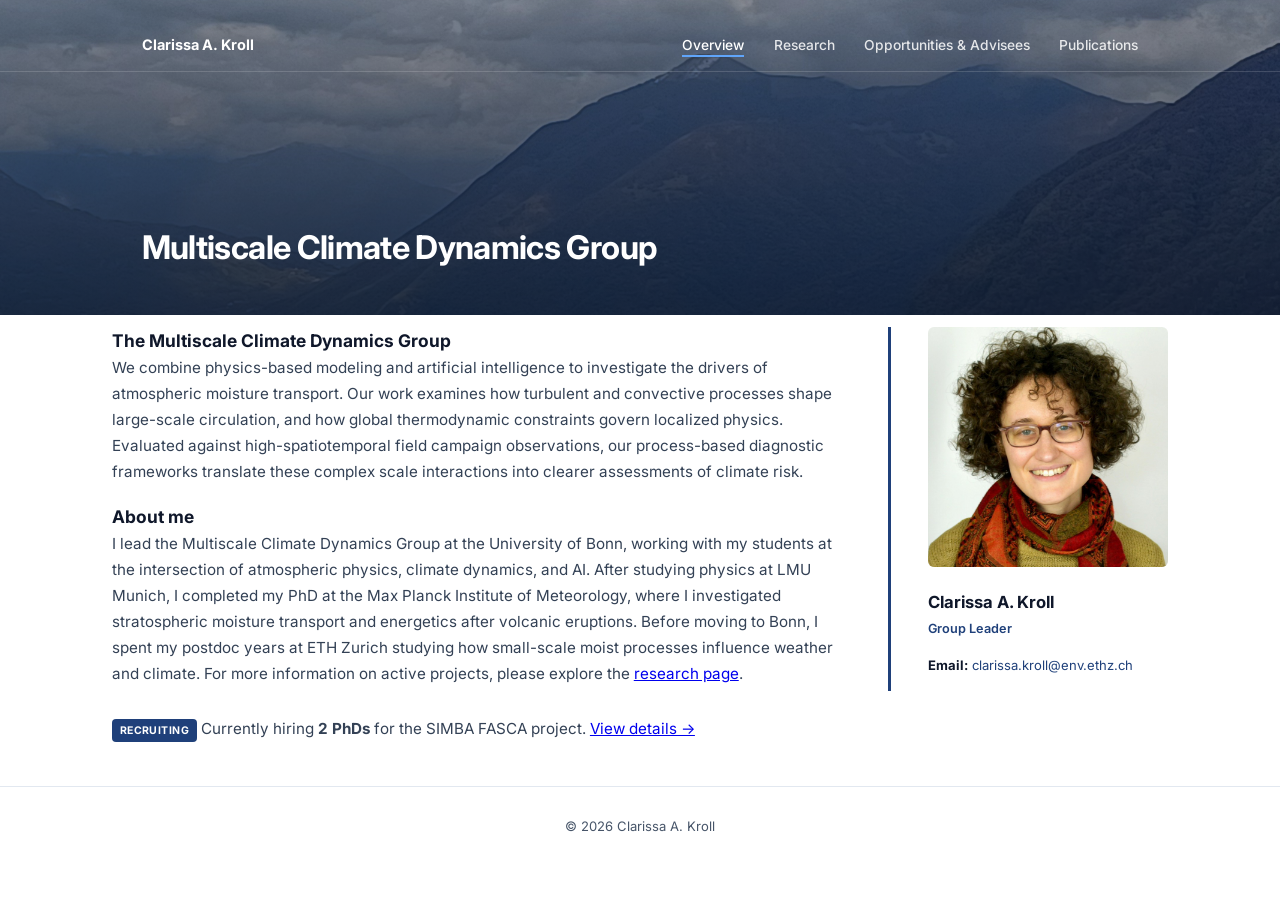
<file: index.html>
<!DOCTYPE html>
<html lang="en">
<head>
  <meta charset="UTF-8" />
  <meta name="viewport" content="width=device-width, initial-scale=1.0" />
  <title>Multiscale Climate Dynamics — Clarissa A. Kroll</title>
  <link rel="stylesheet" href="styles.css" />
  <link rel="preconnect" href="https://fonts.googleapis.com">
  <link rel="preconnect" href="https://fonts.gstatic.com" crossorigin>
  <link href="https://fonts.googleapis.com/css2?family=Inter:wght@300;400;500;600;700&display=swap" rel="stylesheet">
</head>
<body>

  <!-- Top Institutional Header -->
  <header class="header-banner">
    <div class="header-overlay"></div>
    <img src="header.jpg" alt="Atmospheric Circulation" class="header-bg" />

    <nav class="navbar">
      <div class="nav-container">
        <a href="index.html" class="nav-brand">Clarissa A. Kroll</a>
        <div class="nav-links">
          <a href="#overview" class="active">Overview</a>
          <a href="research.html">Research</a>
          <a href="advisees.html">Opportunities & Advisees</a>
          <a href="publications.html">Publications</a>
        </div>
      </div>
    </nav>

    <div class="header-content">
      <h1>Multiscale Climate Dynamics Group</h1>
    </div>
  </header>

  <!-- Page Content Container -->
  <main class="content-wrapper">

    <!-- 2-Column Hero Section -->
      <section id="overview" class="bio-hero-grid">
  
      <!-- Left: Research Abstract Text -->
        <div class="bio-main-text">
          <h2>The Multiscale Climate Dynamics Group</h2>
          <p>
            We combine physics-based modeling and artificial intelligence to investigate the drivers of atmospheric moisture transport. Our work examines how turbulent and convective processes shape large-scale circulation, and how global thermodynamic constraints govern localized physics. Evaluated against high-spatiotemporal field campaign observations, our process-based diagnostic frameworks translate these complex scale interactions into clearer assessments of climate risk.
          </p>

          <h2>About me</h2>
          <p>
            I lead the Multiscale Climate Dynamics Group at the University of Bonn, working with my students at the intersection of atmospheric physics, climate dynamics, and AI. After studying physics at LMU Munich, I completed my PhD at the Max Planck Institute of Meteorology, where I investigated stratospheric moisture transport and energetics after volcanic eruptions. Before moving to Bonn, I spent my postdoc years at ETH Zurich studying how small-scale moist processes influence weather and climate. For more information on active projects, please explore the <a href="research.html">research page</a>.
          </p>
      
        <p style="margin-top: 2rem;">
          <span class="hiring-tag">Recruiting</span>
          <span>Currently hiring <strong>2 PhDs </strong> for the SIMBA FASCA project. <a href="advisees.html">View details &rarr;</a></span>
        </p>
      </div>


      <!-- Right: Photo, Details, and Links (Separated by Blue Line) -->
      <aside class="bio-sidebar">
        <img src="clarissa_kroll.jpeg" alt="Clarissa A. Kroll" class="profile-photo" />
        
        <div class="profile-info">
          <h2>Clarissa A. Kroll</h2>
          <p class="profile-title">Group Leader</p>

          <ul class="contact-details">
            <li><strong>Email:</strong> <a href="mailto:c.kroll@env.ethz.ch">clarissa.kroll@env.ethz.ch</a></li>
          </ul>
          <!--
            <li><strong>Office:</strong> CHN P 14</li>
            <li><strong>Institute:</strong> ETH Zürich & Bonn University </li>
          </ul>

          <div class="profile-links">
            <a href="https://orcid.org/" target="_blank" rel="noopener">ORCID</a> &bull;
            <a href="https://scholar.google.com/" target="_blank" rel="noopener">Google Scholar</a> &bull;
            <a href="https://github.com/" target="_blank" rel="noopener">GitHub</a>
          </div>
        -->
        </div>
      </aside>

    </section>
  

  </main>

  <footer class="site-footer">
    <p>&copy; 2026 Clarissa A. Kroll </p>
  </footer>

</body>
</html>
</file>
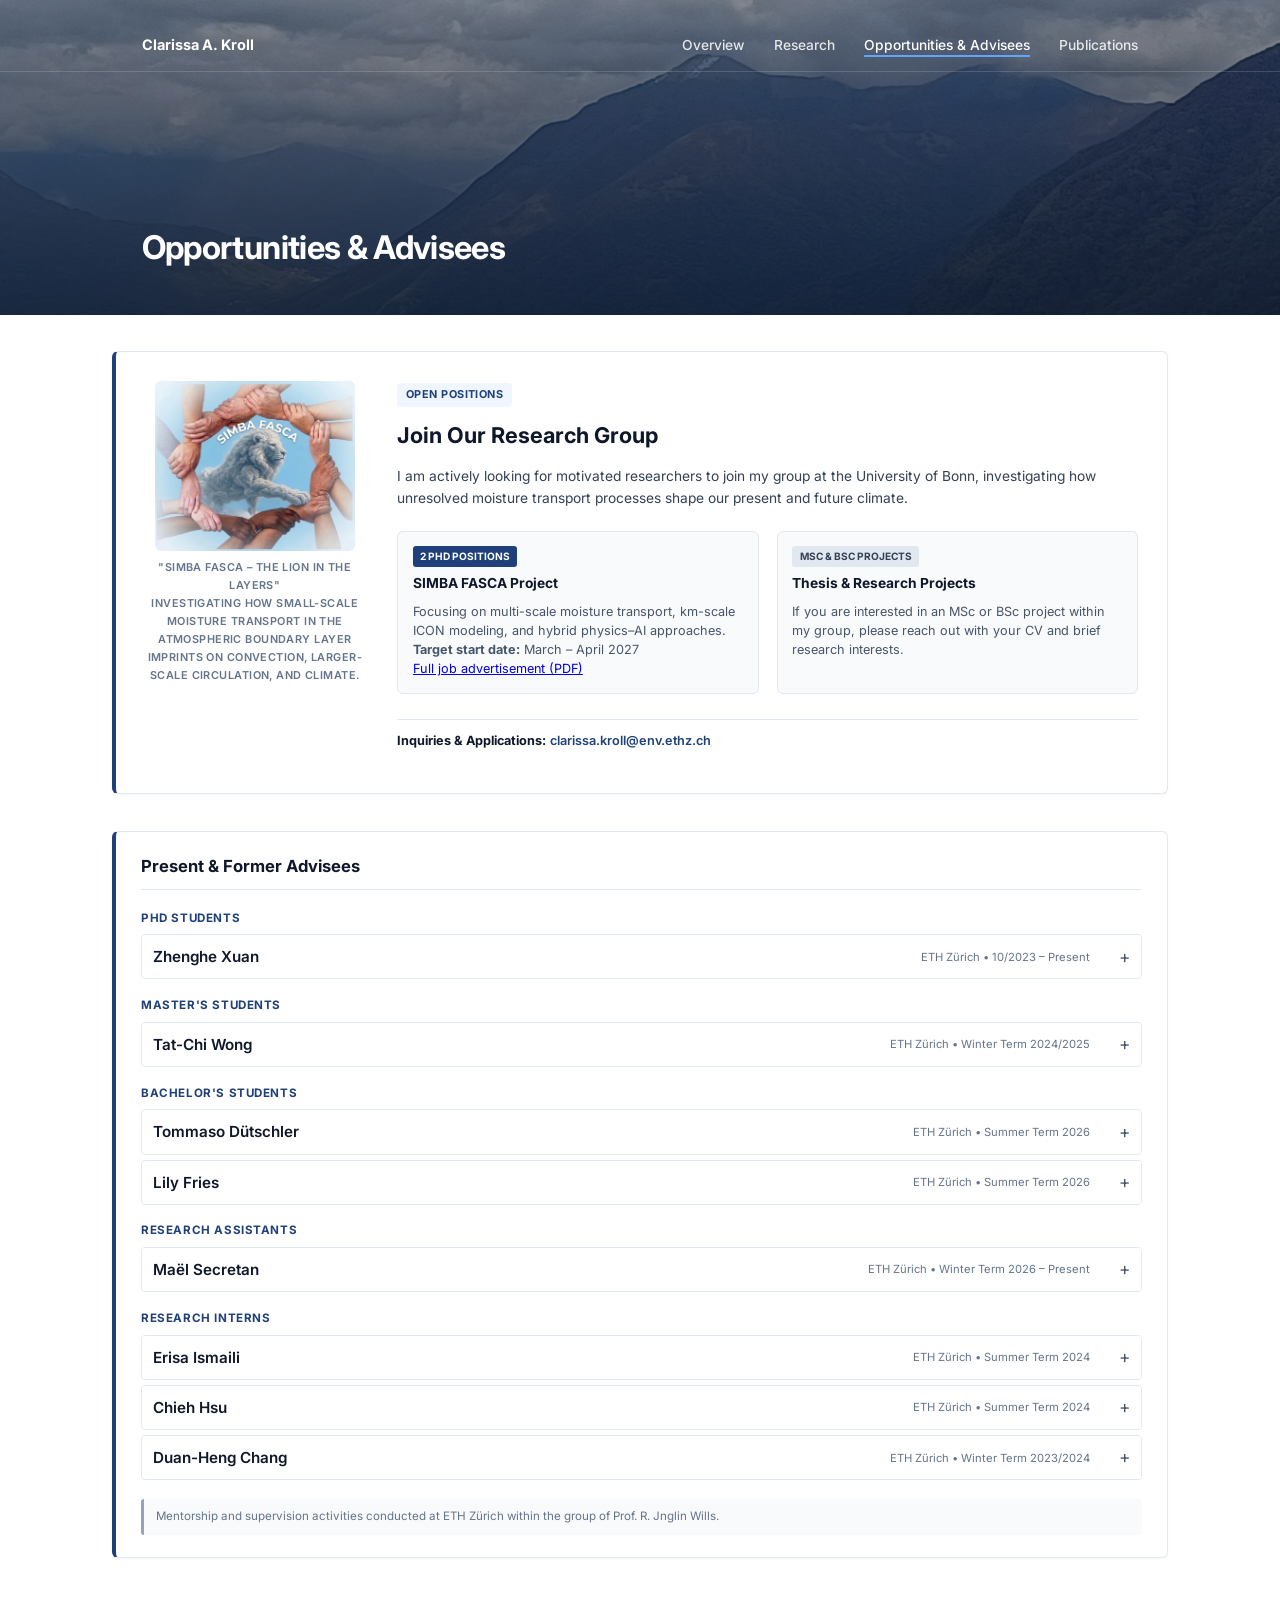
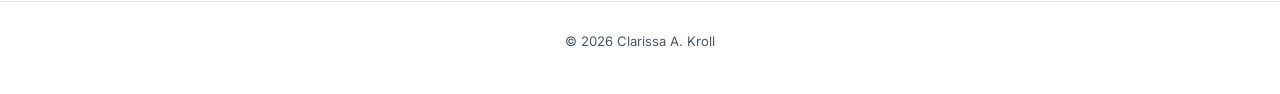
<file: advisees.html>
<!DOCTYPE html>
<html lang="en">
<head>
  <meta charset="UTF-8" />
  <meta name="viewport" content="width=device-width, initial-scale=1.0" />
  <title>Opportunities &amp; Advisees — Clarissa A. Kroll</title>
  <link rel="stylesheet" href="styles.css" />
  <link rel="preconnect" href="https://fonts.googleapis.com">
  <link rel="preconnect" href="https://fonts.gstatic.com" crossorigin>
  <link href="https://fonts.googleapis.com/css2?family=Inter:wght@300;400;500;600;700&display=swap" rel="stylesheet">
</head>
<body>

  <!-- Header Banner -->
  <header class="header-banner">
    <div class="header-overlay"></div>
    <img src="header.jpg" alt="Atmospheric Background" class="header-bg" />

    <nav class="navbar">
      <div class="nav-container">
        <a href="index.html" class="nav-brand">Clarissa A. Kroll</a>
        <div class="nav-links">
          <a href="index.html">Overview</a>
          <a href="research.html">Research</a>
          <a href="advisees.html" class="active">Opportunities &amp; Advisees</a>
          <a href="publications.html">Publications</a>
        </div>
      </div>
    </nav>

    <div class="header-content">
      <h1>Opportunities &amp; Advisees</h1>
    </div>
  </header>

  <main class="content-wrapper">
    

    <!-- Open Positions / Hiring Card -->
    <section class="hiring-card"> 
      <!-- Left Column: SIMBA FASCA Logo Branding -->
      
      <div class="hiring-logo-box">
        <img src="simbaFasca.png" alt="SIMBA FASCA Project Logo" class="hiring-logo-img" />
        <span class="hiring-logo-caption">
          "SIMBA FASCA &ndash; The Lion in the Layers"<br>
          Investigating how small-scale moisture transport in the atmospheric boundary layer imprints on convection, larger-scale circulation, and climate.
        </span>
      </div>
     
      <!-- Right Column: Details & Call to Action -->
      
      <div class="hiring-content">
        <div class="hiring-badge">Open Positions</div>
        <h2>Join Our Research Group</h2>
        <p class="hiring-intro">
          I am actively looking for motivated researchers to join my group at the University of Bonn, investigating how unresolved moisture transport processes shape our present and future climate.
        </p>
        
     
        <!-- Specific Opportunities Grid -->
        <div class="positions-grid">
          <div class="position-item">
            <div class="position-header">
              <span class="position-badge phd-badge">2 PhD Positions</span>
              <strong>SIMBA FASCA Project</strong>
            </div>
            <p>
              Focusing on multi-scale moisture transport, km-scale ICON modeling, 
              and hybrid physics&ndash;AI approaches.
            </p>
            <p>
              <strong>Target start date:</strong> March &ndash; April 2027
            </p>
            <p class="pdf-link">
              <a href="SIMBA-FASCA_PhD_Positions.pdf" target="_blank" rel="noopener">
                Full job advertisement (PDF)
              </a>
            </p>
          </div>

          <div class="position-item">
            <div class="position-header">
              <span class="position-badge student-badge">MSc &amp; BSc Projects</span>
              <strong>Thesis &amp; Research Projects</strong>
            </div>
            <p>
              If you are interested in an MSc or BSc project within my group, please reach out with your CV and brief research interests.
            </p>
          </div>
        </div>

        <p class="hiring-contact">
          <strong>Inquiries &amp; Applications:</strong> 
          <a href="mailto:clarissa.kroll@env.ethz.ch">clarissa.kroll@env.ethz.ch</a>
        </p>
      </div>
    </section>

    <!-- Structured Advisees Box -->
    <section class="advisees-box">
      <div class="advisees-box-header">
        <h2>Present &amp; Former Advisees</h2>
      </div>

      <!-- PhD Students -->
      <div class="advisee-group">
        <h3 class="advisee-category">PhD Students</h3>
        
        <details class="student-accordion">
          <summary class="student-summary">
            <span class="student-name">Zhenghe Xuan</span>
            <span class="student-meta">ETH Zürich &bull; 10/2023 &ndash; Present</span>
          </summary>
          <div class="student-details">
            <p><strong>Role:</strong> Co-Supervisor</p>
            <p><strong>Topic:</strong> Understanding tropical and midlatitude atmospheric circulation variability responses to climate change</p>
            <p><strong>Associated Publication:</strong> Xuan et al. (2025, under review), <a href="https://doi.org/10.22541/essoar.176990601.11274984/v1" target="_blank" rel="noopener" class="doi-link">[DOI: 10.22541/essoar.176990601.11274984/v1]</a></p>
          </div>
        </details>
      </div>

      <!-- Master's Students -->
      <div class="advisee-group">
        <h3 class="advisee-category">Master's Students</h3>

        <details class="student-accordion">
          <summary class="student-summary">
            <span class="student-name">Tat-Chi Wong</span>
            <span class="student-meta">ETH Zürich &bull; Winter Term 2024/2025</span>
          </summary>
          <div class="student-details">
            <p><strong>Role:</strong> Direct Supervisor</p>
            <p><strong>Topic:</strong> Impact of Vertical Velocity Damping on the Numerical Stability and Atmospheric Representation in ICON</p>
            <p><strong>Associated Publication:</strong> Co-authorship in Kroll et al. (2026), <a href="https://doi.org/10.1029/2025MS005583" target="_blank" rel="noopener" class="doi-link">[DOI: 10.1029/2025MS005583]</a></p>
          </div>
        </details>
      </div>

      <!-- Bachelor's Students -->
      <div class="advisee-group">
        <h3 class="advisee-category">Bachelor's Students</h3>

        <details class="student-accordion">
          <summary class="student-summary">
            <span class="student-name">Tommaso Dütschler</span>
            <span class="student-meta">ETH Zürich &bull; Summer Term 2026 </span>
          </summary>
          <div class="student-details">
            <p><strong>Role:</strong> Direct Supervisor</p>
            <p><strong>Topic:</strong> Possible Links between Boundary Layer Moisture Transport and Precipitation Extremes <em>(working title)</em></p>
          </div>
        </details>

        <details class="student-accordion">
          <summary class="student-summary">
            <span class="student-name">Lily Fries</span>
            <span class="student-meta">ETH Zürich &bull; Summer Term 2026</span>
          </summary>
          <div class="student-details">
            <p><strong>Role:</strong> Direct Supervisor</p>
            <p><strong>Topic:</strong> Do CMIP6 Models Share Specific Humidity Biases and Associated Mechanisms Leading to the Double-ITCZ Bias Identified in ICON?</p>
          </div>
        </details>
      </div>

      <!-- Research Assistants -->
      <div class="advisee-group">
        <h3 class="advisee-category">Research Assistants</h3>

        <details class="student-accordion">
          <summary class="student-summary">
            <span class="student-name">Maël Secretan</span>
            <span class="student-meta">ETH Zürich &bull; Winter Term 2026 &ndash; Present</span>
          </summary>
          <div class="student-details">
            <p><strong>Role:</strong> Direct Supervisor</p>
            <p><strong>Topic:</strong> Formal validation of code changes for merges in the ICON repository</p>
          </div>
        </details>
      </div>

      <!-- Research Interns -->
      <div class="advisee-group">
        <h3 class="advisee-category">Research Interns</h3>

        <details class="student-accordion">
          <summary class="student-summary">
            <span class="student-name">Erisa Ismaili</span>
            <span class="student-meta">ETH Zürich &bull; Summer Term 2024</span>
          </summary>
          <div class="student-details">
            <p><strong>Role:</strong> Co-Supervisor</p>
            <p><strong>Topic:</strong> Interplay between evaporation, surface winds and sea-surface temperature in CMIP6 models</p>
          </div>
        </details>

        <details class="student-accordion">
          <summary class="student-summary">
            <span class="student-name">Chieh Hsu</span>
            <span class="student-meta">ETH Zürich &bull; Summer Term 2024</span>
          </summary>
          <div class="student-details">
            <p><strong>Role:</strong> Direct Supervisor</p>
            <p><strong>Topic:</strong> Sea-surface temperature response to volcanic eruptions in CMIP6 models</p>
          </div>
        </details>

        <details class="student-accordion">
          <summary class="student-summary">
            <span class="student-name">Duan-Heng Chang</span>
            <span class="student-meta">ETH Zürich &bull; Winter Term 2023/2024</span>
          </summary>
          <div class="student-details">
            <p><strong>Role:</strong> Direct Supervisor</p>
            <p><strong>Topic:</strong> Cross-comparison of large-scale precipitation features in CMIP6 models</p>
          </div>
        </details>
      </div>

      <!-- Institutional Supervision Note -->
      <div class="advisees-footnote">
        Mentorship and supervision activities conducted at ETH Zürich within the group of Prof. R. Jnglin Wills.
      </div>
    </section>

  </main>

  <footer class="site-footer">
    <p>&copy; 2026 Clarissa A. Kroll</p>
  </footer>

</body>
</html>
</file>
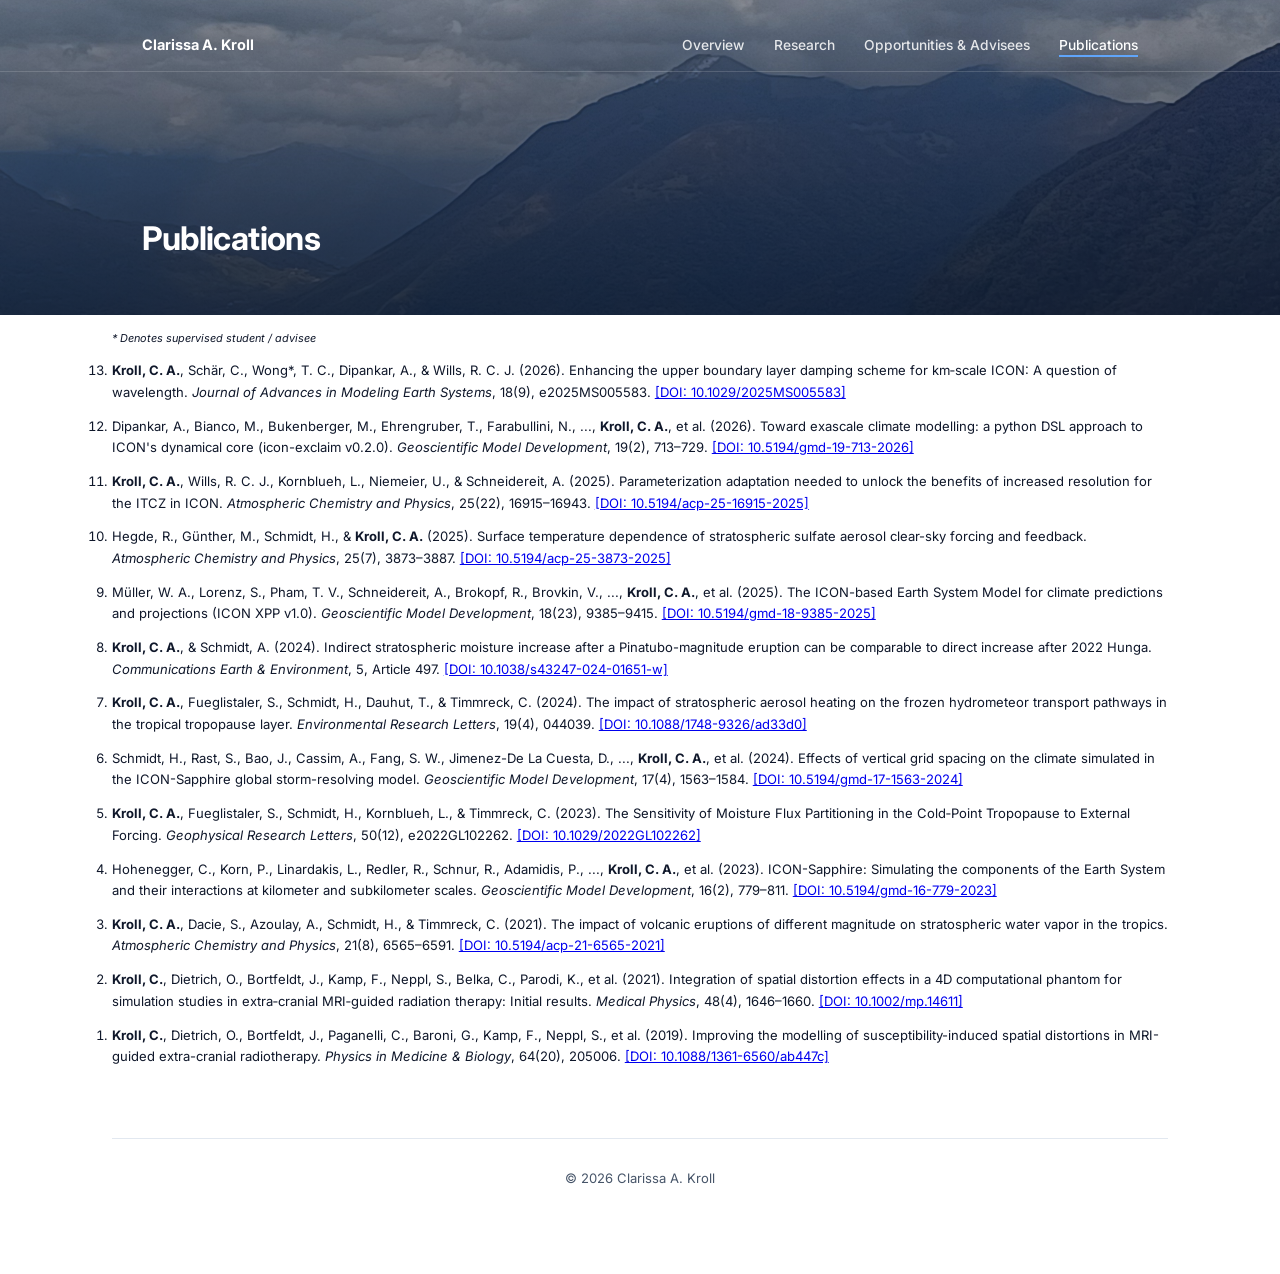
<file: publications.html>
<!DOCTYPE html>
<html lang="en">
<head>
  <meta charset="UTF-8" />
  <meta name="viewport" content="width=device-width, initial-scale=1.0" />
  <title>Publications — Clarissa A. Kroll</title>
  <link rel="stylesheet" href="styles.css" />
  <link rel="preconnect" href="https://fonts.googleapis.com">
  <link rel="preconnect" href="https://fonts.gstatic.com" crossorigin>
  <link href="https://fonts.googleapis.com/css2?family=Inter:wght@300;400;500;600;700&display=swap" rel="stylesheet">
</head>
<body>

  <!-- Standardized Header Banner -->
  <header class="header-banner">
    <div class="header-overlay"></div>
    <img src="header.jpg" alt="Atmospheric Background" class="header-bg" />

    <nav class="navbar">
      <div class="nav-container">
        <a href="index.html" class="nav-brand">Clarissa A. Kroll</a>
        <div class="nav-links">
          <a href="index.html">Overview</a>
          <a href="research.html">Research</a>
          <a href="advisees.html" >Opportunities & Advisees</a>
          <a href="publications.html" class="active" >Publications</a>
        </div>
      </div>
    </nav>

    <div class="header-content">
      <h1>Publications</h1>
      <p></p>
    </div>
  </header>

  <main class="content-wrapper">    
    
    <section id="publications" class="data-section">

    <ol class="publications-list" reversed>

      <!-- Student Legend Key -->
    <p class="pub-legend">
      <small><em>* Denotes supervised student / advisee</em></small>
    </p>

      <!-- 2026 -->
      <li>
        <strong>Kroll, C. A.</strong>, Schär, C., Wong*, T. C., Dipankar, A., & Wills, R. C. J. (2026). 
        Enhancing the upper boundary layer damping scheme for km‐scale ICON: A question of wavelength. 
        <em>Journal of Advances in Modeling Earth Systems</em>, 18(9), e2025MS005583. 
        <a href="https://doi.org/10.1029/2025MS005583" target="_blank" rel="noopener" class="doi-link">[DOI: 10.1029/2025MS005583]</a>
      </li>
      <li>
        Dipankar, A., Bianco, M., Bukenberger, M., Ehrengruber, T., Farabullini, N., ..., <strong>Kroll, C. A.</strong>, et al. (2026). 
        Toward exascale climate modelling: a python DSL approach to ICON's dynamical core (icon-exclaim v0.2.0). 
        <em>Geoscientific Model Development</em>, 19(2), 713–729. 
        <a href="https://doi.org/10.5194/gmd-19-713-2026" target="_blank" rel="noopener" class="doi-link">[DOI: 10.5194/gmd-19-713-2026]</a>
      </li>

      <!-- 2025 -->
      <li>
        <strong>Kroll, C. A.</strong>, Wills, R. C. J., Kornblueh, L., Niemeier, U., & Schneidereit, A. (2025). 
        Parameterization adaptation needed to unlock the benefits of increased resolution for the ITCZ in ICON. 
        <em>Atmospheric Chemistry and Physics</em>, 25(22), 16915–16943. 
        <a href="https://doi.org/10.5194/acp-25-16915-2025" target="_blank" rel="noopener" class="doi-link">[DOI: 10.5194/acp-25-16915-2025]</a>
      </li>
      <li>
        Hegde, R., Günther, M., Schmidt, H., & <strong>Kroll, C. A.</strong> (2025). 
        Surface temperature dependence of stratospheric sulfate aerosol clear-sky forcing and feedback. 
        <em>Atmospheric Chemistry and Physics</em>, 25(7), 3873–3887. 
        <a href="https://doi.org/10.5194/acp-25-3873-2025" target="_blank" rel="noopener" class="doi-link">[DOI: 10.5194/acp-25-3873-2025]</a>
      </li>
      <li>
        Müller, W. A., Lorenz, S., Pham, T. V., Schneidereit, A., Brokopf, R., Brovkin, V., ..., <strong>Kroll, C. A.</strong>, et al. (2025). 
        The ICON-based Earth System Model for climate predictions and projections (ICON XPP v1.0). 
        <em>Geoscientific Model Development</em>, 18(23), 9385–9415. 
        <a href="https://doi.org/10.5194/gmd-18-9385-2025" target="_blank" rel="noopener" class="doi-link">[DOI: 10.5194/gmd-18-9385-2025]</a>
      </li>

      <!-- 2024 -->
      <li>
        <strong>Kroll, C. A.</strong>, & Schmidt, A. (2024). 
        Indirect stratospheric moisture increase after a Pinatubo-magnitude eruption can be comparable to direct increase after 2022 Hunga. 
        <em>Communications Earth & Environment</em>, 5, Article 497. 
        <a href="https://doi.org/10.1038/s43247-024-01651-w" target="_blank" rel="noopener" class="doi-link">[DOI: 10.1038/s43247-024-01651-w]</a>
      </li>
      <li>
        <strong>Kroll, C. A.</strong>, Fueglistaler, S., Schmidt, H., Dauhut, T., & Timmreck, C. (2024). 
        The impact of stratospheric aerosol heating on the frozen hydrometeor transport pathways in the tropical tropopause layer. 
        <em>Environmental Research Letters</em>, 19(4), 044039. 
        <a href="https://doi.org/10.1088/1748-9326/ad33d0" target="_blank" rel="noopener" class="doi-link">[DOI: 10.1088/1748-9326/ad33d0]</a>
      </li>
      <li>
        Schmidt, H., Rast, S., Bao, J., Cassim, A., Fang, S. W., Jimenez-De La Cuesta, D., ..., <strong>Kroll, C. A.</strong>, et al. (2024). 
        Effects of vertical grid spacing on the climate simulated in the ICON-Sapphire global storm-resolving model. 
        <em>Geoscientific Model Development</em>, 17(4), 1563–1584. 
        <a href="https://doi.org/10.5194/gmd-17-1563-2024" target="_blank" rel="noopener" class="doi-link">[DOI: 10.5194/gmd-17-1563-2024]</a>
      </li>

      <!-- 2023 -->
      <li>
        <strong>Kroll, C. A.</strong>, Fueglistaler, S., Schmidt, H., Kornblueh, L., & Timmreck, C. (2023). 
        The Sensitivity of Moisture Flux Partitioning in the Cold‐Point Tropopause to External Forcing. 
        <em>Geophysical Research Letters</em>, 50(12), e2022GL102262. 
        <a href="https://doi.org/10.1029/2022GL102262" target="_blank" rel="noopener" class="doi-link">[DOI: 10.1029/2022GL102262]</a>
      </li>

      <!-- 2022 -->
      <li>
        Hohenegger, C., Korn, P., Linardakis, L., Redler, R., Schnur, R., Adamidis, P., ..., <strong>Kroll, C. A.</strong>, et al. (2023). 
        ICON-Sapphire: Simulating the components of the Earth System and their interactions at kilometer and subkilometer scales. 
        <em>Geoscientific Model Development</em>, 16(2), 779–811. 
        <a href="https://doi.org/10.5194/gmd-16-779-2023" target="_blank" rel="noopener" class="doi-link">[DOI: 10.5194/gmd-16-779-2023]</a>
      </li>

      <!-- 2021 -->
      <li>
        <strong>Kroll, C. A.</strong>, Dacie, S., Azoulay, A., Schmidt, H., & Timmreck, C. (2021). 
        The impact of volcanic eruptions of different magnitude on stratospheric water vapor in the tropics. 
        <em>Atmospheric Chemistry and Physics</em>, 21(8), 6565–6591. 
        <a href="https://doi.org/10.5194/acp-21-6565-2021" target="_blank" rel="noopener" class="doi-link">[DOI: 10.5194/acp-21-6565-2021]</a>
      </li>
      <li>
        <strong>Kroll, C.</strong>, Dietrich, O., Bortfeldt, J., Kamp, F., Neppl, S., Belka, C., Parodi, K., et al. (2021). 
        Integration of spatial distortion effects in a 4D computational phantom for simulation studies in extra‐cranial MRI‐guided radiation therapy: Initial results. 
        <em>Medical Physics</em>, 48(4), 1646–1660. 
        <a href="https://doi.org/10.1002/mp.14611" target="_blank" rel="noopener" class="doi-link">[DOI: 10.1002/mp.14611]</a>
      </li>

      <!-- 2019 -->
      <li>
        <strong>Kroll, C.</strong>, Dietrich, O., Bortfeldt, J., Paganelli, C., Baroni, G., Kamp, F., Neppl, S., et al. (2019). 
        Improving the modelling of susceptibility-induced spatial distortions in MRI-guided extra-cranial radiotherapy. 
        <em>Physics in Medicine & Biology</em>, 64(20), 205006. 
        <a href="https://iopscience.iop.org/article/10.1088/1361-6560/ab447c" target="_blank" rel="noopener" class="doi-link">[DOI: 10.1088/1361-6560/ab447c]</a>
      </li>

    </ol>

    </section>


    <footer class="site-footer">
    <p>&copy; 2026 Clarissa A. Kroll </p>
    </footer>
</file>
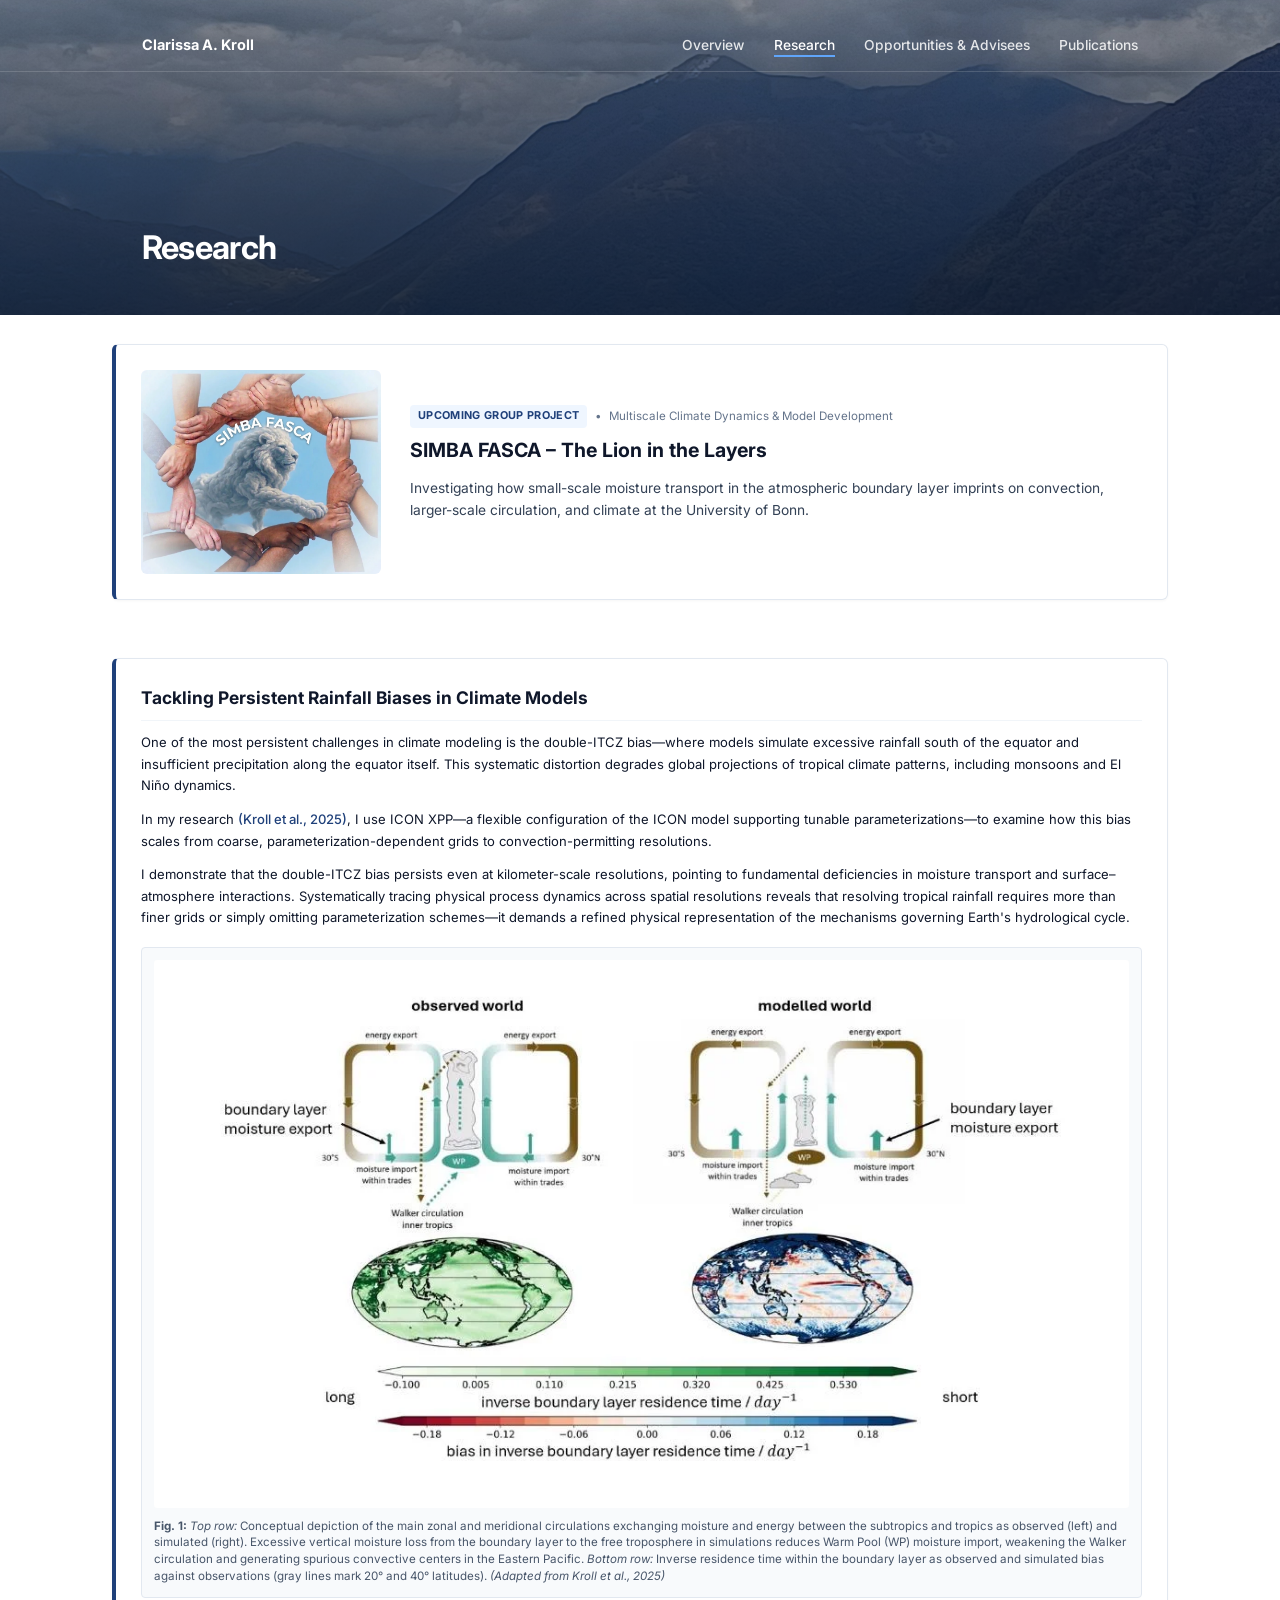
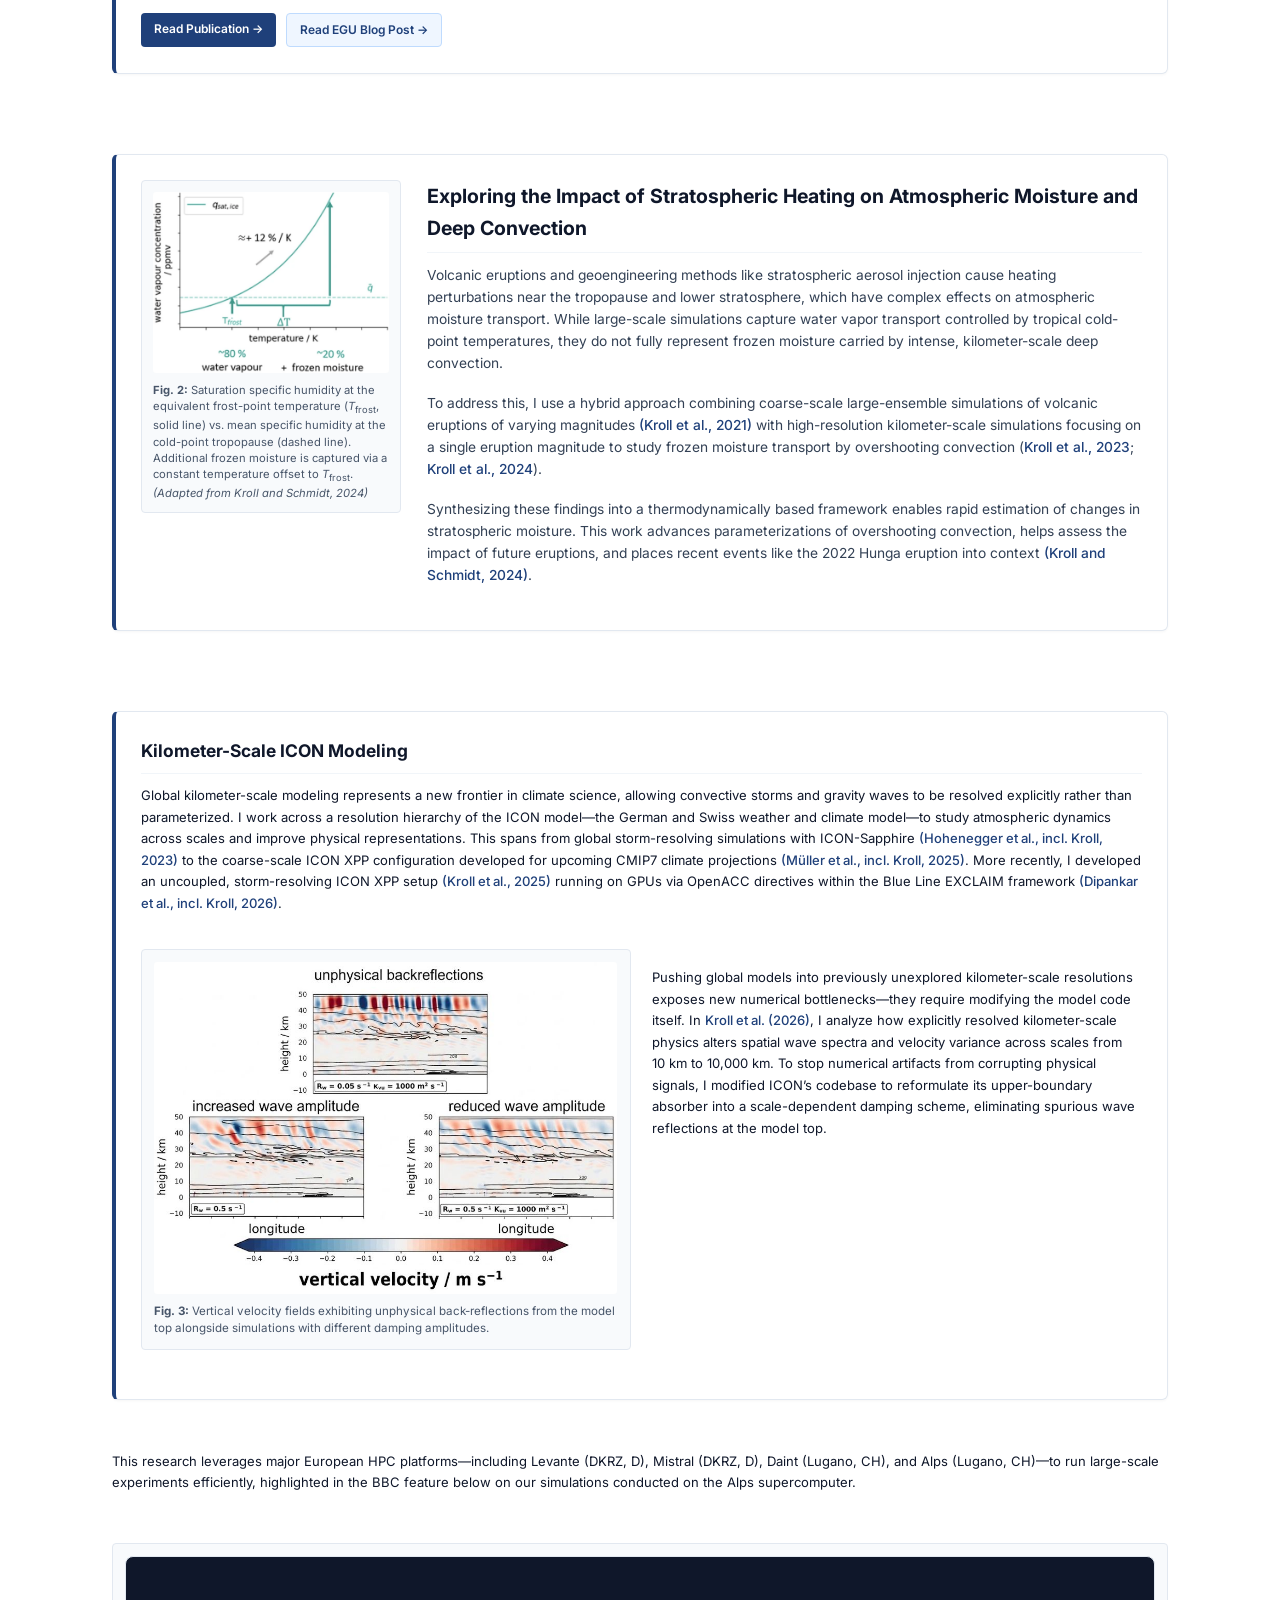
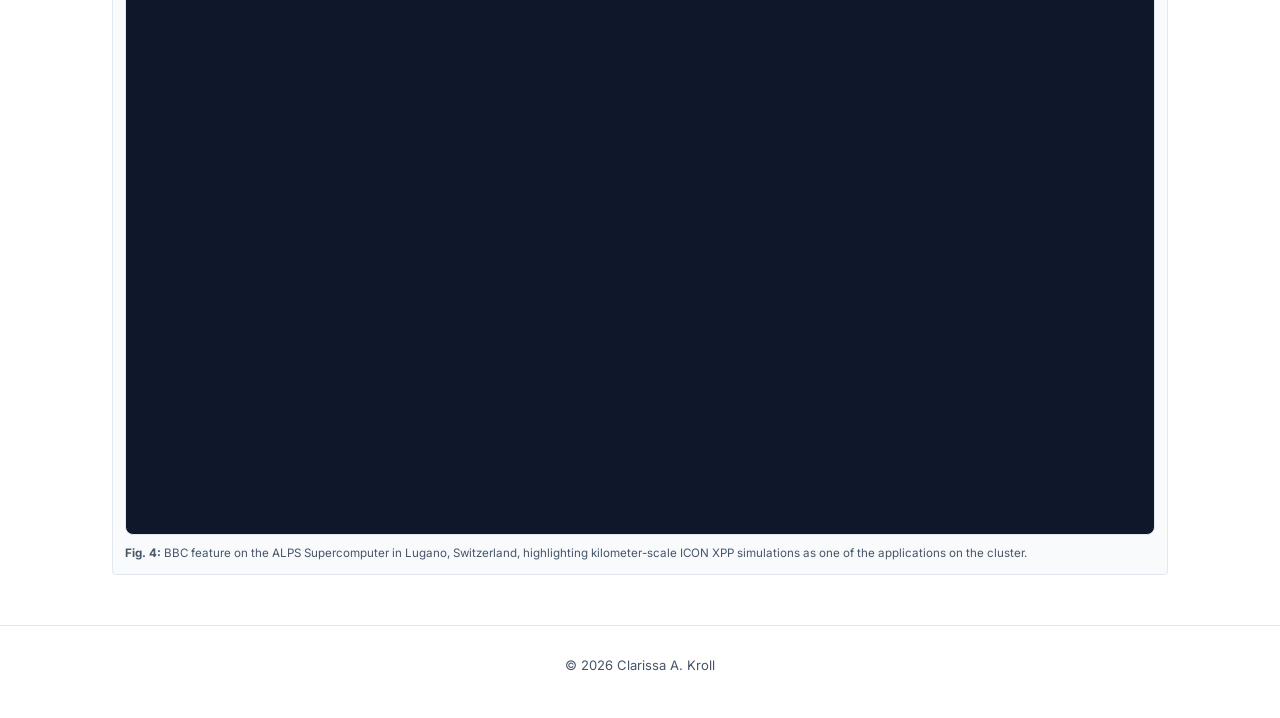
<file: research.html>
<!DOCTYPE html>
<html lang="en">
<head>
  <meta charset="UTF-8" />
  <meta name="viewport" content="width=device-width, initial-scale=1.0" />
  <title>Research — Clarissa A. Kroll</title>
  <link rel="stylesheet" href="styles.css" />
  <link rel="preconnect" href="https://fonts.googleapis.com">
  <link rel="preconnect" href="https://fonts.gstatic.com" crossorigin>
  <link href="https://fonts.googleapis.com/css2?family=Inter:wght@300;400;500;600;700&display=swap" rel="stylesheet">
  <style>
    /* Consistent full-width and media-left layouts .project-feature-card box styling */
    .research-topics {
      display: flex;
      flex-direction: column;
      gap: 1.5rem;
      margin-top: 1.5rem;
    }

    .project-feature-card.research-card-full {
      display: block !important;
      width: 100%;
      box-sizing: border-box;
    }

    .project-feature-card.research-card-media-left {
      display: grid !important;
      grid-template-columns: 260px 1fr;
      gap: 1.75rem;
      align-items: start;
      box-sizing: border-box;
    }

    .research-card-full h2,
    .research-card-media-left h2 {
      margin-top: 0;
      margin-bottom: 0.75rem;
      padding-bottom: 0.5rem;
      border-bottom: 1px solid #f1f5f9;
    }

    .project-media-left {
      margin: 0;
      background-color: #f8fafc;
      border: 1px solid #e2e8f0;
      border-radius: 4px;
      padding: 0.75rem;
    }

    .project-media-left img {
      display: block;
      width: 100%;
      height: auto;
      border-radius: 3px;
    }

    .research-card-full .figure-card,
    .research-card-full .subsection-media {
      width: 100%;
      max-width: 100%;
      margin: 1.25rem 0 0.5rem 0;
      padding: 0.85rem;
      background-color: #f8fafc;
      border: 1px solid #e2e8f0;
      border-radius: 4px;
      box-sizing: border-box;
    }

    .research-card-full .figure-card img {
      display: block;
      width: 100%;
      max-width: 100%;
      height: auto;
    }

    .research-card-full .video-container {
      position: relative;
      width: 100%;
      aspect-ratio: 16 / 9;
      overflow: hidden;
      border-radius: 4px;
    }

    .research-card-full .video-container iframe {
      position: absolute;
      inset: 0;
      width: 100%;
      height: 100%;
      border: 0;
    }

    .figure-caption,
    .media-caption {
      display: block;
      margin-top: 0.65rem;
      font-size: 0.8rem;
      line-height: 1.45;
      color: #475569;
    }

    @media (max-width: 768px) {
      .project-feature-card.research-card-media-left {
        grid-template-columns: 1fr;
        gap: 1.25rem;
      }

      .project-media-left {
        max-width: 320px;
      }
    }
  </style>
</head>
<body>

  <!-- Standardized Header Banner -->
  <header class="header-banner">
    <div class="header-overlay"></div>
    <img src="header.jpg" alt="Atmospheric Background" class="header-bg" />

    <nav class="navbar">
      <div class="nav-container">
        <a href="index.html" class="nav-brand">Clarissa A. Kroll</a>
        <div class="nav-links">
          <a href="index.html">Overview</a>
          <a href="research.html" class="active">Research</a>
          <a href="advisees.html">Opportunities &amp; Advisees</a>
          <a href="publications.html">Publications</a>
        </div>
      </div>
    </nav>

    <div class="header-content">
      <h1>Research</h1>
    </div>
  </header>

  <main class="content-wrapper">

    <!-- Flagship Grant Overview Card -->
    <section class="project-feature-card">
      <div class="project-logo-box">
        <img src="simbaFasca.png" alt="SIMBA FASCA Project Logo" class="project-logo-img" />
      </div>
      <div class="project-details">
        <div class="project-header-meta">
          <span class="badge-tag">Upcoming Group Project</span>
          <span class="meta-dot">&bull;</span>
          <span class="meta-field">Multiscale Climate Dynamics &amp; Model Development</span>
        </div>
        <h2>SIMBA FASCA &ndash; The Lion in the Layers</h2>
        <p>
          Investigating how small-scale moisture transport in the atmospheric boundary layer imprints on convection, larger-scale circulation, and climate at the University of Bonn.
        </p>
      </div>
    </section>

    <!-- Research Theme Cards -->
    <section id="research" class="research-topics">

      <!-- Card 1: Full-Width Box -->
      <article class="project-feature-card research-card-full">
        <h2>Tackling Persistent Rainfall Biases in Climate Models</h2>
        <p>
          One of the most persistent challenges in climate modeling is the double-ITCZ bias—where models simulate excessive rainfall south of the equator and insufficient precipitation along the equator itself. This systematic distortion degrades global projections of tropical climate patterns, including monsoons and El Niño dynamics.
        </p>
        <p>
          In my research
          <a href="https://acp.copernicus.org/articles/25/16915/2025/" target="_blank" rel="noopener" class="paper-link">(Kroll et al., 2025)</a>,
          I use ICON XPP—a flexible configuration of the ICON model supporting tunable parameterizations—to examine how this bias scales from coarse, parameterization-dependent grids to convection-permitting resolutions.
        </p>
        <p>
          I demonstrate that the double-ITCZ bias persists even at kilometer-scale resolutions, pointing to fundamental deficiencies in moisture transport and surface–atmosphere interactions. Systematically tracing physical process dynamics across spatial resolutions reveals that resolving tropical rainfall requires more than finer grids or simply omitting parameterization schemes—it demands a refined physical representation of the mechanisms governing Earth's hydrological cycle.
        </p>

        <figure class="figure-card">
          <img src="itcz_mechanism.jpeg" alt="Observed vs Modelled Boundary Layer Moisture Transport and Residence Time Bias" class="feature-img" />
          <figcaption class="figure-caption">
            <strong>Fig. 1:</strong> <em>Top row:</em> Conceptual depiction of the main zonal and meridional circulations exchanging moisture and energy between the subtropics and tropics as observed (left) and simulated (right). Excessive vertical moisture loss from the boundary layer to the free troposphere in simulations reduces Warm Pool (WP) moisture import, weakening the Walker circulation and generating spurious convective centers in the Eastern Pacific. <em>Bottom row:</em> Inverse residence time within the boundary layer as observed and simulated bias against observations (gray lines mark 20&deg; and 40&deg; latitudes). <em>(Adapted from Kroll et al., 2025)</em>
          </figcaption>
        </figure>

        <div class="feature-actions">
          <a href="https://acp.copernicus.org/articles/25/16915/2025/" target="_blank" rel="noopener" class="doi-btn">Read Publication &rarr;</a>
          <a href="https://blogs.egu.eu/divisions/cl/2026/01/12/itcz/" target="_blank" rel="noopener" class="blog-btn">Read EGU Blog Post &rarr;</a>
        </div>
      </article>

      <!-- Card 2: Left-Image Box -->
      <article class="project-feature-card research-card-media-left">
        <figure class="project-media-left">
          <img src="waterVapour.png" alt="Relative humidity vs temperature profile" />
          <figcaption class="figure-caption">
            <strong>Fig. 2:</strong> Saturation specific humidity at the equivalent frost-point temperature (<em>T</em><sub>frost</sub>, solid line) vs. mean specific humidity at the cold-point tropopause (dashed line). Additional frozen moisture is captured via a constant temperature offset to <em>T</em><sub>frost</sub>. <em>(Adapted from Kroll and Schmidt, 2024)</em>
          </figcaption>
        </figure>

        <div class="project-details">
          <h2>Exploring the Impact of Stratospheric Heating on Atmospheric Moisture and Deep Convection</h2>
          <p>
            Volcanic eruptions and geoengineering methods like stratospheric aerosol injection cause heating perturbations near the tropopause and lower stratosphere, which have complex effects on atmospheric moisture transport. While large-scale simulations capture water vapor transport controlled by tropical cold-point temperatures, they do not fully represent frozen moisture carried by intense, kilometer-scale deep convection.
          </p>
          <p>
            To address this, I use a hybrid approach combining coarse-scale large-ensemble simulations of volcanic eruptions of varying magnitudes
            <a href="https://acp.copernicus.org/articles/21/6565/2021/acp-21-6565-2021.html" target="_blank" rel="noopener" class="paper-link">(Kroll et al., 2021)</a>
            with high-resolution kilometer-scale simulations focusing on a single eruption magnitude to study frozen moisture transport by overshooting convection
            (<a href="https://agupubs.onlinelibrary.wiley.com/doi/full/10.1029/2022GL102262" target="_blank" rel="noopener" class="paper-link">Kroll et al., 2023</a>;
            <a href="https://iopscience.iop.org/article/10.1088/1748-9326/ad33d0/meta" target="_blank" rel="noopener" class="paper-link">Kroll et al., 2024</a>).
          </p>
          <p>
            Synthesizing these findings into a thermodynamically based framework enables rapid estimation of changes in stratospheric moisture. This work advances parameterizations of overshooting convection, helps assess the impact of future eruptions, and places recent events like the 2022 Hunga eruption into context
            <a href="https://www.nature.com/articles/s43247-024-01651-w" target="_blank" rel="noopener" class="paper-link">(Kroll and Schmidt, 2024)</a>.
          </p>
        </div>
      </article>

      <!-- Card 3: Full-Width Box -->
      <!-- Card 3: Full-Width Box with Embedded Split Image -->
      <article class="project-feature-card research-card-full">
        <h2>Kilometer-Scale ICON Modeling</h2>
        <p>
          Global kilometer-scale modeling represents a new frontier in climate science, allowing convective storms and gravity waves to be resolved explicitly rather than parameterized. I work across a resolution hierarchy of the ICON model—the German and Swiss weather and climate model—to study atmospheric dynamics across scales and improve physical representations. This spans from global storm-resolving simulations with ICON-Sapphire <a href="https://doi.org/10.5194/gmd-16-779-2023" target="_blank" rel="noopener" class="paper-link">(Hohenegger et al., incl. Kroll, 2023)</a> to the coarse-scale ICON XPP configuration developed for upcoming CMIP7 climate projections <a href="https://gmd.copernicus.org/articles/18/9385/2025/" target="_blank" rel="noopener" class="paper-link">(Müller et al., incl. Kroll, 2025)</a>. More recently, I developed an uncoupled, storm-resolving ICON XPP setup <a href="https://acp.copernicus.org/articles/25/16915/2025/" target="_blank" rel="noopener" class="paper-link">(Kroll et al., 2025)</a> running on GPUs via OpenACC directives within the Blue Line EXCLAIM framework <a href="https://gmd.copernicus.org/articles/19/713/2026/" target="_blank" rel="noopener" class="paper-link">(Dipankar et al., incl. Kroll, 2026)</a>.
        </p>

        <!-- Side-by-Side Row: Latest Work Text + Figure -->
        <div class="card-split-row">

          <figure class="figure-card">
            <img src="damping.jpeg" alt="Spatial wave spectra and scale-dependent damping in ICON" />
            <figcaption class="figure-caption">
              <strong>Fig. 3:</strong> Vertical velocity fields exhibiting unphysical back-reflections from the model top alongside simulations with different damping amplitudes.
            </figcaption>
          </figure> 

          <div class="split-text">
            <p style="margin-top: 2.5rem;">
              Pushing global models into previously unexplored kilometer-scale resolutions exposes new numerical bottlenecks—they require modifying the model code itself. In <a href="https://agupubs.onlinelibrary.wiley.com/doi/10.1029/2025MS005583" target="_blank" rel="noopener" class="paper-link">Kroll et al. (2026)</a>, I analyze how explicitly resolved kilometer-scale physics alters spatial wave spectra and velocity variance across scales from 10&nbsp;km to 10,000&nbsp;km. To stop numerical artifacts from corrupting physical signals, I modified ICON’s codebase to reformulate its upper-boundary absorber into a scale-dependent damping scheme, eliminating spurious wave reflections at the model top.
            </p>
          </div>
        </div>
      </article>


      
        <p>
          This research leverages major European HPC platforms—including Levante (DKRZ, D), Mistral (DKRZ, D), Daint (Lugano, CH), and Alps (Lugano, CH)—to run large-scale experiments efficiently, highlighted in the BBC feature below on our simulations conducted on the Alps supercomputer.
        </p>

        <div class="subsection-media">
          <div class="video-container">
            <iframe
              src="https://www.youtube-nocookie.com/embed/jGVRAK8KIBg"
              title="ICON Climate Simulation"
              allow="accelerometer; autoplay; clipboard-write; encrypted-media; gyroscope; picture-in-picture; web-share"
              allowfullscreen>
            </iframe>
          </div>
          <span class="media-caption">
            <strong>Fig. 4:</strong> BBC feature on the ALPS Supercomputer in Lugano, Switzerland, highlighting kilometer-scale ICON XPP simulations as one of the applications on the cluster.
          </span>
        </div>
      </article>

    </section>

  </main>

  <footer class="site-footer">
    <p>&copy; 2026 Clarissa A. Kroll</p>
  </footer>

</body>
</html>
</file>
<file: styles.css>
:root {
  --font-sans: 'Inter', -apple-system, BlinkMacSystemFont, sans-serif;
  --text-dark: #0f172a;
  --text-muted: #475569;
  --bg-page: #ffffff;
  --bg-subtle: #f8fafc;
  --border-color: #e2e8f0;
  --accent-blue: #2563eb;
  --max-width: 1040px;
}

.header-banner h1,
.header-content h1 {
  color: #ffffff;
}


/* --- Global Typography Scaling --- */
html {
  /* Default browser base is 16px. 
     90.625% sets the global base to ~14.5px for a dense, academic aesthetic.
     Change to 87.5% if you want it even tighter (~14px). */
  font-size: 90.625%; 
}

body {
  font-family: 'Inter', -apple-system, BlinkMacSystemFont, "Segoe UI", Roboto, sans-serif;
  font-size: 0.925rem; /* ~13.5px body copy */
  line-height: 1.55;    /* Comfortable line spacing for compact text */

  -webkit-font-smoothing: antialiased;
}

/* Scaled-Down Institutional Headings */
h1 {
  font-size: 1.5rem;    /* ~22px (was 32px+) */
  font-weight: 700;
  line-height: 1.25;
  color: #0f172a;
}

h2 {
  font-size: 1.2rem;    /* ~17.5px */
  font-weight: 700;
  color: #0f172a;
}

h3 {
  font-size: 0.95rem;   /* ~14px */
  font-weight: 600;
  color: #1f407a;
}

p, li {
  font-size: 0.9rem;    /* ~13px for paragraphs and lists */
  margin-bottom: 0.85rem;
}

/* Compact Navigation Bar Links */
.nav-links a {
  font-size: 0.85rem;   /* ~12.3px */
  font-weight: 600;
}

* {
  box-sizing: border-box;
  margin: 0;
  padding: 0;
}

body {
  font-family: var(--font-sans);
  background-color: var(--bg-page);
  color: var(--text-dark);
  line-height: 1.65;
  font-size: 1rem;
  -webkit-font-smoothing: antialiased;
}

/* 1. Header Banner using your header.jpg */
/* 1. Fully Responsive Header Banner */
.header-banner {
  position: relative;
  width: 100%;
  /* Flexible height adaptively scaling with screen size */
  min-height: 280px;
  height: clamp(280px, 35vh, 420px);
  display: flex;
  flex-direction: column;
  justify-content: space-between;
  overflow: hidden;
  background-color: #0f172a;
  padding: 1.25rem 0 1.75rem 0; /* Reduced vertical padding inside header */
  margin-bottom: 0.8rem;        /* Reduced gap below header (was likely 3rem+) */
  min-height: auto;
  padding-bottom: 0.5rem !important; /* Adjust or set to 0 if desired */
}

/* 2. Zero out top margins on main containers */
.content-wrapper,
.bio-hero-grid {
  margin-top: 0 !important;
  padding-top: 0 !important;
}

/* 3. Kill the browser's default top margin on the first paragraph */
.bio-main-text p:first-child,
.bio-sidebar {
  margin-top: 0 !important;
  padding-top: 0 !important;
}


.navbar {
  padding: 0.5rem 0;            /* Compact top navigation bar */
}

.header-content {
  margin-top: 1rem;             /* Tightened space between nav links and main title */
  padding: 0;
}

.header-content h1 {
  font-size: 1.65rem;           /* Slightly tighter heading size */
  line-height: 1.25;
  margin: 0 0 0.25rem 0;
}

.header-subtitle {
  font-size: 0.875rem;
  margin: 0;
}

.header-bg {
  position: absolute;
  top: 0; 
  left: 0;
  width: 100%; 
  height: 100%;
  object-fit: cover; /* Scaled to fill without stretching */
  object-position: center 30%; /* Focuses on upper-center of your image */
  z-index: 1;
}

/* --- Compact Main Container Gap --- */
.content-wrapper {
  margin-top: 0;                /* Eliminates excess gap above the main body grid */
  padding-top: 0;
}

.bio-hero-grid {
  margin-top: 0;                /* Pulls the bio grid directly up under the header */
}

/* 2. Fully Responsive Research Images */
.subsection-media {
  background: var(--bg-subtle);
  border: 1px solid var(--border-color);
  border-radius: 10px;
  padding: 0.75rem;
  width: 100%; /* Keeps media box inside its grid column */
  box-sizing: border-box;
}

.subsection-media img,
.figure-media img {
  width: 100%;
  max-width: 100%;
  height: auto; /* Maintains true aspect ratio without cropping */
  max-height: 350px; /* Prevents tall vertical images from blowing up */
  object-fit: contain; /* Displays full image without clipping edges */
  border-radius: 6px;
  display: block;
}

/* 3. Global Responsive Safety Net */
img, video {
  max-width: 100%;
  height: auto;
}

/* Responsive YouTube Video Wrapper */
.video-container {
  position: relative;
  width: 100%;
  aspect-ratio: 16 / 9; /* Maintains standard widescreen 16:9 ratio */
  border-radius: 8px;
  overflow: hidden;
  background-color: #0f172a;
  border: 1px solid var(--border-color);
}

.video-container iframe {
  position: absolute;
  top: 0;
  left: 0;
  width: 100%;
  height: 100%;
  border: 0;
  display: block;
}

.header-overlay {
  position: absolute;
  top: 0; left: 0;
  width: 100%; height: 100%;
  /* Dark transparent overlay to keep white text readable while showing the image */
  background: linear-gradient(180deg, rgba(15, 23, 42, 0.35) 0%, rgba(15, 23, 42, 0.8) 100%);
  z-index: 2;
}

.navbar {
  position: relative;
  z-index: 3;
  padding: 1rem 0;
  border-bottom: 1px solid rgba(255, 255, 255, 0.15);
}

.nav-container {
  max-width: var(--max-width);
  margin: 0 auto;
  padding: 0 1.5rem;
  display: flex;
  justify-content: space-between;
  align-items: center;
}

.nav-brand {
  color: #ffffff;
  font-weight: 700;
  font-size: ad1.1rem;
  text-decoration: none;
}

.nav-links a {
  color: rgba(255, 255, 255, 0.85);
  text-decoration: none;
  margin-left: 1.75rem;
  font-size: 0.95rem;
  font-weight: 500;
}

.nav-links a:hover, .nav-links a.active {
  color: #ffffff;
  border-bottom: 2px solid #60a5fa;
  padding-bottom: 2px;
}

.header-content {
  position: relative;
  z-index: 3;
  max-width: var(--max-width);
  width: 100%;
  margin: 0 auto;
  padding: 0 1.5rem 2.5rem 1.5rem;
  color: #ffffff;
}

.badge {
  display: inline-block;
  background-color: rgba(255, 255, 255, 0.18);
  backdrop-filter: blur(4px);
  color: #ffffff;
  font-size: 0.78rem;
  font-weight: 600;
  padding: 0.2rem 0.6rem;
  border-radius: 4px;
  margin-bottom: 0.5rem;
}

.header-content h1 {
  font-size: 2.25rem;
  font-weight: 700;
  letter-spacing: -0.02em;
}

.header-content p {
  font-size: 1.05rem;
  color: rgba(255, 255, 255, 0.9);
}

/* 2. Sub-navigation Jump Bar */
.subnav {
  background-color: var(--bg-subtle);
  border-bottom: 1px solid var(--border-color);
  position: sticky;
  top: 0;
  z-index: 100;
}

.subnav-container {
  max-width: var(--max-width);
  margin: 0 auto;
  padding: 0.75rem 1.5rem;
  display: flex;
  align-items: center;
  gap: 1.5rem;
  font-size: 0.9rem;
}

.subnav-label {
  font-weight: 600;
  color: var(--text-muted);
}

.subnav a {
  color: var(--accent-blue);
  text-decoration: none;
  font-weight: 500;
}

.subnav a:hover {
  text-decoration: underline;
}

/* --- Global Vertical Spacing Adjustments --- */

/* 1. Main wrapper padding */
.content-wrapper {
  max-width: var(--max-width);
  margin: 0 auto;
  padding: 3rem 1.5rem; /* Increased top/bottom padding from 3rem to 5rem */
}

/* 2. Space between research & page subsections */
.research-subsection,
.people-section,
.topic-block,
.data-section {
  margin-bottom: 2rem; /* Increased vertical space between major sections */
  padding-bottom: 2rem;
}

/* 3. Horizontal Dividers Spacing */
.section-divider {
  border: 0;
  border-top: 1px solid var(--border-color);
  margin: 2rem 0; /* Creates 5rem (~80px) space above and below divider lines */
}

/* 4. Headings Bottom Margin */
.topic-block h2,
.people-section h2,
.data-section h2 {
  margin-bottom: 2rem; /* Adds space between headings and body text/tables */
}

/* --- Styles for People Page Cards --- */
.person-card.primary-pi {
  display: grid;
  grid-template-columns: 200px 1fr;
  gap: 2.5rem;
  align-items: center;
  background: var(--bg-subtle);
  padding: 2rem;
  border-radius: 12px;
  border: 1px solid var(--border-color);
  margin-bottom: 4rem;
}

.person-photo {
  width: 200px;
  height: 200px;
  object-fit: cover;
  border-radius: 8px;
}

.role-badge {
  display: inline-block;
  font-size: 0.75rem;
  font-weight: 700;
  text-transform: uppercase;
  color: var(--accent-blue);
  letter-spacing: 0.05em;
  margin-bottom: 0.4rem;
}

.alumni-grid {
  display: grid;
  grid-template-columns: repeat(auto-fit, minmax(300px, 1fr));
  gap: 2rem;
  margin-top: 1.5rem;
}

.alumni-card {
  background: #ffffff;
  border: 1px solid var(--border-color);
  border-radius: 10px;
  padding: 1.5rem;
}

.alumni-card h3 {
  font-size: 1.2rem;
  margin-bottom: 0.25rem;
}

.degree-tag {
  font-size: 0.85rem;
  color: var(--accent-blue);
  font-weight: 600;
  display: block;
  margin-bottom: 0.75rem;
}

.thesis-title {
  font-size: 0.95rem;
  color: var(--text-muted);
  margin-bottom: 0.75rem;
}

.next-step {
  font-size: 0.85rem;
  color: #64748b;
  font-weight: 500;
}

.join-box {
  background-color: var(--bg-subtle);
  border: 1px solid var(--border-color);
  border-radius: 12px;
  padding: 3rem;
  text-align: center;
}

.join-box h2 {
  margin-bottom: 1rem;
}

.join-box p {
  max-width: 650px;
  margin: 0 auto 1.5rem auto;
  color: var(--text-muted);
}

.btn-contact {
  display: inline-block;
  background-color: var(--text-dark);
  color: #ffffff;
  padding: 0.75rem 1.5rem;
  border-radius: 6px;
  text-decoration: none;
  font-weight: 600;
}

/* --- Student & Mentorship Styling --- */

.context-note {
  background-color: var(--bg-subtle);
  border-left: 3px solid var(--accent-blue);
  padding: 1rem 1.25rem;
  border-radius: 4px;
  margin-bottom: 3.5rem;
  color: var(--text-muted);
  font-size: 0.95rem;
}

.student-category {
  margin-bottom: 4rem;
}

.student-category h2 {
  font-size: 1.5rem;
  font-weight: 700;
  color: var(--text-dark);
  margin-bottom: 1.5rem;
}

.student-card-grid {
  display: grid;
  grid-template-columns: repeat(auto-fill, minmax(320px, 1fr));
  gap: 1.5rem;
}

.student-card {
  background: #ffffff;
  border: 1px solid var(--border-color);
  border-radius: 8px;
  padding: 1.25rem 1.5rem;
  display: flex;
  flex-direction: column;
  justify-content: space-between;
  transition: border-color 0.2s ease;
}

.student-card:hover {
  border-color: #cbd5e1;
}

.card-header {
  display: flex;
  justify-content: space-between;
  align-items: flex-start;
  margin-bottom: 0.75rem;
  padding-bottom: 0.75rem;
  border-bottom: 1px solid var(--border-color);
}

.card-header h3 {
  font-size: 1.1rem;
  font-weight: 600;
  color: var(--text-dark);
}

.term-badge {
  font-size: 0.75rem;
  font-weight: 600;
  color: var(--accent-blue);
  background-color: #eff6ff;
  padding: 0.25rem 0.5rem;
  border-radius: 4px;
  white-space: nowrap;
}

/* --- Clean Institutional Accordion Header --- */

.student-summary {
  display: flex;
  justify-content: space-between;
  align-items: center;
  padding: 1.1rem 1.25rem;
  cursor: pointer;
  background-color: #ffffff;
  list-style: none;
  user-select: none;
}

.student-name {
  font-size: 1.05rem;
  font-weight: 600;
  color: var(--text-dark);
}

/* Subtle, un-badged metadata string */
.student-meta {
  font-size: 0.875rem;
  font-weight: 400;
  color: var(--text-muted); /* Neutral slate gray */
  margin-left: auto;
  margin-right: 1rem;
}

/* Custom minimal plus/minus toggle */
.student-summary::after {
  content: "+";
  font-size: 1.1rem;
  font-weight: 400;
  color: #94a3b8;
  transition: transform 0.2s ease;
}

.student-accordion[open] .student-summary::after {
  content: "−";
  color: var(--text-dark);
}

.card-details p {
  font-size: 0.9rem;
  color: var(--text-muted);
  margin-bottom: 0.4rem;
  line-height: 1.5;
}

.card-details .label {
  font-weight: 600;
  color: var(--text-dark);
}

.card-pub {
  margin-top: 0.75rem;
  padding-top: 0.75rem;
  border-top: 1px dashed var(--border-color);
  font-size: 0.85rem;
  color: var(--text-muted);
}

/* --- Advisee Accordions / Dropdowns --- */

.advisee-group {
  margin-bottom: 3.5rem;
}

.advisee-group h2 {
  font-size: 1.4rem;
  font-weight: 700;
  color: var(--text-dark);
  margin-bottom: 1.25rem;
  padding-bottom: 0.5rem;
  border-bottom: 1px solid var(--border-color);
}

.student-accordion {
  background-color: #ffffff;
  border: 1px solid var(--border-color);
  border-radius: 8px;
  margin-bottom: 0.85rem;
  overflow: hidden;
  transition: border-color 0.2s ease, box-shadow 0.2s ease;
}

.student-accordion:hover {
  border-color: #cbd5e1;
}

.student-accordion[open] {
  border-color: var(--accent-blue);
  box-shadow: 0 2px 8px rgba(0, 0, 0, 0.04);
}

.student-summary {
  display: flex;
  justify-content: space-between;
  align-items: center;
  padding: 1rem 1.25rem;
  cursor: pointer;
  font-weight: 600;
  list-style: none; /* Removes default disclosure triangle */
  user-select: none;
  background-color: #ffffff;
}

/* Remove default marker in Webkit/Firefox */
.student-summary::-webkit-details-marker {
  display: none;
}

/* Custom interactive expand indicator (+) */
.student-summary::after {
  content: "+";
  font-size: 1.2rem;
  font-weight: 400;
  color: var(--text-muted);
  transition: transform 0.2s ease;
  margin-left: 1rem;
}

.student-accordion[open] .student-summary::after {
  content: "−";
  color: var(--accent-blue);
}

.student-name {
  font-size: 1.05rem;
  color: var(--text-dark);
}

.student-term {
  font-size: 0.85rem;
  font-weight: 500;
  color: var(--accent-blue);
  background-color: #eff6ff;
  padding: 0.25rem 0.6rem;
  border-radius: 4px;
}

.student-details {
  padding: 1.25rem;
  background-color: var(--bg-subtle);
  border-top: 1px solid var(--border-color);
  font-size: 0.925rem;
}

.student-details p {
  margin-bottom: 0.6rem;
  color: var(--text-muted);
  line-height: 1.5;
}

.student-details p:last-child {
  margin-bottom: 0;
}

.student-details strong {
  color: var(--text-dark);
}

/* Bottom institutional note */
.bottom-context-note {
  margin-top: 4rem;
  padding: 1.25rem 1.5rem;
  background-color: var(--bg-subtle);
  border-left: 3px solid var(--accent-blue);
  border-radius: 4px;
  font-size: 0.9rem;
  color: var(--text-muted);
}

@media (max-width: 768px) {
  .person-card.primary-pi {
    grid-template-columns: 1fr;
  }
  .person-photo {
    width: 100%;
    height: 250px;
  }
}

.research-intro {
  font-size: 1.15rem;
  color: var(--text-dark);
  margin-bottom: 3.5rem;
  padding-bottom: 2rem;
  border-bottom: 1px solid var(--border-color);
}

.research-subsection {
  margin-bottom: 4rem;
  padding-bottom: 4rem;
  border-bottom: 1px solid var(--border-color);
}

.research-subsection:last-child {
  border-bottom: none;
}

.subsection-grid {
  display: grid;
  grid-template-columns: 1.2fr 0.8fr;
  gap: 3rem;
  align-items: center;
}

.subsection-grid.reversed {
  grid-template-columns: 0.8fr 1.2fr;
}

.subsection-grid.reversed .subsection-text {
  order: 2;
}

.subsection-grid.reversed .subsection-media {
  order: 1;
}

.topic-tag {
  font-size: 0.75rem;
  font-weight: 700;
  text-transform: uppercase;
  letter-spacing: 0.05em;
  color: var(--accent-blue);
  display: block;
  margin-bottom: 0.4rem;
}

.subsection-text h2 {
  font-size: 1.65rem;
  font-weight: 700;
  color: var(--text-dark);
  margin-bottom: 1rem;
}

.subsection-text p {
  color: var(--text-muted);
  margin-bottom: 1.25rem;
}

.feature-list {
  list-style: none;
  padding: 0;
}

.feature-list li {
  font-size: 0.925rem;
  color: #334155;
  margin-bottom: 0.5rem;
  position: relative;
  padding-left: 1.25rem;
}

.feature-list li::before {
  content: "▪";
  color: var(--accent-blue);
  position: absolute;
  left: 0;
}

.subsection-media {
  background: var(--bg-subtle);
  border: 1px solid var(--border-color);
  border-radius: 10px;
  padding: 0.75rem;
}

.subsection-media img {
  width: 100%;
  height: 220px;
  object-fit: cover;
  border-radius: 6px;
  display: block;
}

.media-caption {
  display: block;
  font-size: 0.8rem;
  color: var(--text-muted);
  margin-top: 0.6rem;
  line-height: 1.4;
}

.site-footer {
  border-top: 1px solid var(--border-color);
  padding: 2rem 0;
  text-align: center;
  font-size: 0.875rem;
  color: var(--text-muted);
}

/* --- 2-Column Hero Grid Layout --- */

.content-wrapper {
  max-width: 1100px;
  margin: 0 auto;
  padding: 3rem 1.5rem;
}

.bio-hero-grid {
  display: grid;
  grid-template-columns: 1fr 280px; /* Left column expands; right sidebar is 280px */
  gap: 3.5rem;
  align-items: start;
}

.bio-main-text p {
  font-size: 1.05rem;
  line-height: 1.7;
  color: #334155;
  margin-bottom: 1.25rem;
}

.bio-main-text p:last-child {
  margin-bottom: 0;
}

/* Vertical Blue Divider Line */
.bio-sidebar {
  padding-left: 2.5rem;
  border-left: 3px solid #1f407a; /* Institutional Blue Line */
}

.profile-photo {
  width: 100%;
  height: auto;
  aspect-ratio: 1 / 1;
  object-fit: cover;
  border-radius: 6px;
  margin-bottom: 1rem;
  background-color: #e2e8f0;
}

.profile-info h2 {
  font-size: 1.15rem;
  font-weight: 700;
  color: #0f172a;
  margin: 0 0 0.2rem 0;
}

.profile-title {
  font-size: 0.875rem;
  font-weight: 600;
  color: #1f407a;
  margin: 0 0 1rem 0;
}

.contact-details {
  list-style: none;
  padding: 0;
  margin: 0 0 1rem 0;
  font-size: 0.875rem;
}

.contact-details li {
  margin-bottom: 0.4rem;
  color: #475569;
}

.contact-details strong {
  color: #0f172a;
}

.contact-details a {
  color: #1f407a;
  text-decoration: none;
}

.contact-details a:hover {
  text-decoration: underline;
}

.profile-links {
  font-size: 0.85rem;
  font-weight: 600;
  padding-top: 0.75rem;
  border-top: 1px solid #e2e8f0;
}

.profile-links a {
  color: #0f172a;
  text-decoration: none;
}

.profile-links a:hover {
  color: #1f407a;
  text-decoration: underline;
}

/* --- Mobile Responsiveness --- */
@media (max-width: 768px) {
  .bio-hero-grid {
    grid-template-columns: 1fr;
    gap: 2rem;
  }
  
  .bio-sidebar {
    padding-left: 0;
    padding-top: 2rem;
    border-left: none;
    border-top: 3px solid #1f407a; /* Flips to a top horizontal blue bar on small screens */
  }
}

/* --- 2-Column Hero Grid Layout --- */

.content-wrapper {
  max-width: 1100px;
  margin: 0 auto;
  padding: 3rem 1.5rem;
}

.bio-hero-grid {
  display: grid;
  grid-template-columns: 1fr 280px; /* Left column expands; right sidebar is 280px */
  gap: 3.5rem;
  align-items: start;
}

.bio-main-text p {
  font-size: 1.05rem;
  line-height: 1.7;
  color: #334155;
  margin-bottom: 1.25rem;
}

.bio-main-text p:last-child {
  margin-bottom: 0;
}

/* Vertical Blue Divider Line */
.bio-sidebar {
  padding-left: 2.5rem;
  border-left: 3px solid #1f407a; /* Institutional Blue Line */
}

.profile-photo {
  width: 100%;
  height: auto;
  aspect-ratio: 1 / 1;
  object-fit: cover;
  border-radius: 6px;
  margin-bottom: 1rem;
  background-color: #e2e8f0;
}

.profile-info h2 {
  font-size: 1.15rem;
  font-weight: 700;
  color: #0f172a;
  margin: 0 0 0.2rem 0;
}

.profile-title {
  font-size: 0.875rem;
  font-weight: 600;
  color: #1f407a;
  margin: 0 0 1rem 0;
}

.contact-details {
  list-style: none;
  padding: 0;
  margin: 0 0 1rem 0;
  font-size: 0.875rem;
}

.contact-details li {
  margin-bottom: 0.4rem;
  color: #475569;
}

.contact-details strong {
  color: #0f172a;
}

.contact-details a {
  color: #1f407a;
  text-decoration: none;
}

.contact-details a:hover {
  text-decoration: underline;
}

.profile-links {
  font-size: 0.85rem;
  font-weight: 600;
  padding-top: 0.75rem;
  border-top: 1px solid #e2e8f0;
}

.profile-links a {
  color: #0f172a;
  text-decoration: none;
}

.profile-links a:hover {
  color: #1f407a;
  text-decoration: underline;
}

/* --- Mobile Responsiveness --- */
@media (max-width: 768px) {
  .bio-hero-grid {
    grid-template-columns: 1fr;
    gap: 2rem;
  }
  
  .bio-sidebar {
    padding-left: 0;
    padding-top: 2rem;
    border-left: none;
    border-top: 3px solid #1f407a; /* Flips to a top horizontal blue bar on small screens */
  }
}

/* --- Research Feature Block with Integrated Figure --- */

.research-feature-card {
  display: grid;
  grid-template-columns: 1fr 440px; /* Text left, figure right */
  gap: 2.5rem;
  align-items: start;
  background-color: #ffffff;
  border: 1px solid var(--border-color, #e2e8f0);
  border-radius: 8px;
  padding: 2rem;
  margin: 2.5rem 0;
  box-shadow: 0 1px 3px rgba(0, 0, 0, 0.03);
}

.feature-badges {
  display: flex;
  gap: 0.75rem;
  align-items: center;
  margin-bottom: 0.85rem;
  flex-wrap: wrap;
}

.badge-blog a {
  font-size: 0.75rem;
  font-weight: 700;
  color: #1f407a;
  background-color: #eff6ff;
  padding: 0.25rem 0.6rem;
  border-radius: 4px;
  text-decoration: none;
}

.badge-blog a:hover {
  text-decoration: underline;
}

.badge-tag {
  font-size: 0.75rem;
  font-weight: 600;
  color: #64748b;
  background-color: #f1f5f9;
  padding: 0.25rem 0.6rem;
  border-radius: 4px;
}

.feature-content h2 {
  font-size: 1.4rem;
  font-weight: 700;
  color: var(--text-dark, #0f172a);
  margin-top: 0;
  margin-bottom: 1rem;
}

.feature-content p {
  font-size: 0.975rem;
  line-height: 1.65;
  color: var(--text-muted, #334155);
  margin-bottom: 1rem;
}

.paper-link {
  color: #1f407a;
  font-weight: 600;
  text-decoration: none;
}

.paper-link:hover {
  text-decoration: underline;
}

.feature-actions {
  display: flex;
  gap: 1rem;
  margin-top: 1.5rem;
  flex-wrap: wrap;
}

.doi-btn {
  font-size: 0.85rem;
  font-weight: 600;
  color: #ffffff;
  background-color: #1f407a;
  padding: 0.5rem 1rem;
  border-radius: 5px;
  text-decoration: none;
}

.doi-btn:hover {
  background-color: #162f5a;
}

.blog-btn {
  font-size: 0.85rem;
  font-weight: 600;
  color: #1f407a;
  border: 1px solid #1f407a;
  padding: 0.5rem 1rem;
  border-radius: 5px;
  text-decoration: none;
}

.blog-btn:hover {
  background-color: #eff6ff;
}

/* Figure & Image Styling */
.feature-figure {
  margin: 0;
  background-color: #f8fafc;
  border: 1px solid #e2e8f0;
  border-radius: 6px;
  padding: 0.85rem;
}

.feature-img {
  width: 100%;
  height: auto;
  border-radius: 4px;
  display: block;
  background-color: #ffffff;
}

.feature-figure figcaption {
  font-size: 0.8rem;
  color: #64748b;
  line-height: 1.45;
  margin-top: 0.75rem;
}

.feature-figure figcaption strong {
  color: #0f172a;
}

/* --- SIMBA FASCA Feature Card Grid --- */

.project-feature-card {
  display: grid;
  grid-template-columns: 240px 1fr; /* Image left (240px fixed), text right (flexible) */
  gap: 2rem;
  align-items: center;
  background-color: #ffffff;
  border: 1px solid #e2e8f0;
  border-left: 4px solid #1f407a; /* ETH/Bonn institutional accent line */
  border-radius: 6px;
  padding: 1.75rem;
  margin: 2rem 0;
  box-shadow: 0 1px 3px rgba(0, 0, 0, 0.04);
}

.project-logo-box {
  display: flex;
  justify-content: center;
  align-items: center;
}

.project-logo-img {
  width: 100%;
  max-width: 240px;
  height: auto;
  border-radius: 6px;
  display: block;
  object-fit: contain;
}

.project-details h2 {
  font-size: 1.35rem;
  font-weight: 700;
  color: #0f172a;
  margin: 0.4rem 0 0.75rem 0;
}

.project-details p {
  font-size: 0.95rem;
  line-height: 1.6;
  color: #334155;
  margin-bottom: 1.25rem;
}

.project-header-meta {
  display: flex;
  align-items: center;
  gap: 0.5rem;
  font-size: 0.8rem;
  color: #64748b;
}

.badge-tag {
  background-color: #eff6ff;
  color: #1f407a;
  font-size: 0.75rem;
  font-weight: 700;
  padding: 0.2rem 0.55rem;
  border-radius: 4px;
  text-transform: uppercase;
  letter-spacing: 0.03em;
}

.project-funding {
  font-size: 0.85rem;
  color: #475569;
  background-color: #f8fafc;
  border: 1px solid #e2e8f0;
  padding: 0.6rem 0.85rem;
  border-radius: 4px;
}

.funding-label {
  color: #0f172a;
  font-weight: 600;
}

/* Mobile Responsiveness: Stack vertically on small screens */
@media (max-width: 768px) {
  .project-feature-card {
    grid-template-columns: 1fr;
    gap: 1.25rem;
    padding: 1.25rem;
  }

  .project-logo-img {
    max-width: 200px;
  }
}

/* --- Open Positions / Hiring Card --- */

.hiring-card {
  display: grid;
  grid-template-columns: 220px 1fr; /* Logo left, text right */
  gap: 2.25rem;
  align-items: start;
  background-color: #ffffff;
  border: 1px solid #e2e8f0;
  border-left: 4px solid #1f407a; /* ETH/Bonn institutional accent */
  border-radius: 6px;
  padding: 2rem;
  margin: 2.5rem 0;
  box-shadow: 0 1px 3px rgba(0, 0, 0, 0.04);
}

.hiring-logo-box {
  text-align: center;
}

.hiring-logo-img {
  width: 100%;
  max-width: 200px;
  height: auto;
  border-radius: 6px;
  display: block;
  margin: 0 auto;
}

.hiring-logo-caption {
  display: block;
  font-size: 0.75rem;
  font-weight: 600;
  color: #64748b;
  margin-top: 0.6rem;
  text-transform: uppercase;
  letter-spacing: 0.04em;
}

.hiring-badge {
  display: inline-block;
  font-size: 0.75rem;
  font-weight: 700;
  color: #1f407a;
  background-color: #eff6ff;
  padding: 0.2rem 0.6rem;
  border-radius: 4px;
  text-transform: uppercase;
  letter-spacing: 0.04em;
  margin-bottom: 0.5rem;
}

.hiring-content h2 {
  font-size: 1.5rem;
  font-weight: 700;
  color: #0f172a;
  margin: 0.25rem 0 0.75rem 0;
}

.hiring-intro {
  font-size: 0.95rem;
  color: #334155;
  line-height: 1.6;
  margin-bottom: 1.5rem;
}

/* Positions Grid Layout */
.positions-grid {
  display: grid;
  grid-template-columns: 1fr 1fr;
  gap: 1.25rem;
  margin-bottom: 1.75rem;
}

.position-item {
  background-color: #f8fafc;
  border: 1px solid #e2e8f0;
  border-radius: 6px;
  padding: 1rem;
}

.position-header {
  display: flex;
  flex-direction: column;
  gap: 0.35rem;
  margin-bottom: 0.5rem;
}

.position-header strong {
  font-size: 0.95rem;
  color: #0f172a;
}

.position-badge {
  display: inline-block;
  align-self: flex-start;
  font-size: 0.7rem;
  font-weight: 700;
  padding: 0.15rem 0.5rem;
  border-radius: 3px;
  text-transform: uppercase;
}

.phd-badge {
  background-color: #1f407a;
  color: #ffffff;
}

.student-badge {
  background-color: #e2e8f0;
  color: #334155;
}

.position-item p {
  font-size: 0.875rem;
  color: #475569;
  line-height: 1.5;
  margin: 0;
}

/* Actions & Buttons */
.hiring-actions {
  display: flex;
  flex-direction: column;
  gap: 0.75rem;
  padding-top: 1rem;
  border-top: 1px solid #e2e8f0;
}

.btn-primary {
  display: inline-block;
  align-self: flex-start;
  background-color: #1f407a;
  color: #ffffff;
  font-size: 0.875rem;
  font-weight: 600;
  padding: 0.6rem 1.25rem;
  border-radius: 4px;
  text-decoration: none;
  transition: background-color 0.15s ease;
}

.btn-primary:hover {
  background-color: #162f5a;
}

.hiring-note {
  font-size: 0.8rem;
  color: #64748b;
  line-height: 1.45;
}

/* Responsive adjustments for smaller displays */
@media (max-width: 820px) {
  .hiring-card {
    grid-template-columns: 1fr;
    gap: 1.5rem;
  }

  .positions-grid {
    grid-template-columns: 1fr;
  }

  .hiring-logo-img {
    max-width: 160px;
  }
}

/* --- Homepage Hero Hiring Callout --- */

.hero-hiring-notice {
  display: flex;
  align-items: center;
  gap: 0.75rem;
  background-color: #eff6ff;
  border: 1px solid #bfdbfe;
  border-left: 4px solid #1f407a; /* Institutional blue accent line */
  padding: 0.85rem 1.1rem;
  border-radius: 6px;
  margin-top: 1.75rem;
  font-size: 0.9rem;
  color: #1e293b;
}

.hiring-tag {
  display: inline-block;
  background-color: #1f407a;
  color: #ffffff;
  font-size: 0.725rem;
  font-weight: 700;
  padding: 0.2rem 0.55rem;
  border-radius: 4px;
  text-transform: uppercase;
  letter-spacing: 0.04em;
  white-space: nowrap;
}

.hero-hiring-notice a {
  color: #1f407a;
  font-weight: 600;
  text-decoration: none;
  margin-left: 0.25rem;
}

.hero-hiring-notice a:hover {
  text-decoration: underline;
}

/* --- Hiring Card Contact Line --- */
.hiring-contact {
  margin-top: 1rem;
  padding-top: 0.75rem;
  border-top: 1px solid #e2e8f0;
  font-size: 0.875rem;
}

.hiring-contact a {
  color: #1f407a;
  font-weight: 600;
  text-decoration: none;
}

.hiring-contact a:hover {
  text-decoration: underline;
}

/* --- Structured Advisees Box --- */
.advisees-box {
  background-color: #ffffff;
  border: 1px solid #e2e8f0;
  border-left: 4px solid #1f407a; /* ETH/Bonn institutional accent */
  border-radius: 6px;
  padding: 1.5rem 1.75rem;
  margin-top: 2rem;
  box-shadow: 0 1px 3px rgba(0, 0, 0, 0.03);
}

.advisees-box-header h2 {
  font-size: 1.15rem;
  font-weight: 700;
  color: #0f172a;
  margin: 0 0 1.25rem 0;
  padding-bottom: 0.6rem;
  border-bottom: 1px solid #e2e8f0;
}

.advisee-group {
  margin-bottom: 1.15rem;
}

/* Downscaled Category Subheadings (PhD, Master's, etc.) */
.advisee-category {
  font-size: 0.8rem;
  font-weight: 700;
  text-transform: uppercase;
  letter-spacing: 0.05em;
  color: #1f407a;
  margin: 0 0 0.45rem 0;
}

/* Compact Accordions */
.student-accordion {
  background-color: #f8fafc;
  border: 1px solid #e2e8f0;
  border-radius: 4px;
  margin-bottom: 0.35rem;
}

.student-accordion[open] {
  background-color: #ffffff;
  border-color: #cbd5e1;
}

.student-summary {
  display: flex;
  justify-content: space-between;
  align-items: center;
  padding: 0.5rem 0.75rem;
  font-size: 0.875rem;
  font-weight: 600;
  color: #1e293b;
  cursor: pointer;
}

.student-summary:hover {
  color: #1f407a;
}

.student-meta {
  font-size: 0.775rem;
  font-weight: 400;
  color: #64748b;
}

.student-details {
  padding: 0.55rem 0.75rem 0.65rem 0.75rem;
  border-top: 1px solid #f1f5f9;
  font-size: 0.825rem;
  line-height: 1.5;
  color: #334155;
}

.student-details p {
  margin: 0.2rem 0;
}

/* Bottom Institutional Footnote */
.advisees-footnote {
  margin-top: 1.25rem;
  padding: 0.6rem 0.8rem;
  background-color: #f8fafc;
  border-left: 3px solid #94a3b8;
  border-radius: 3px;
  font-size: 0.8rem;
  color: #64748b;
}

/* --- Framed Research Topic Cards --- */

.research-topics {
  display: flex;
  flex-direction: column;
  gap: 1.5rem;
  margin-top: 1.5rem;
}

.research-card {
  background-color: #ffffff;
  border: 1px solid #e2e8f0;
  border-left: 4px solid #1f407a; /* Institutional blue accent */
  border-radius: 6px;
  padding: 1.5rem 1.75rem;
  box-shadow: 0 1px 3px rgba(0, 0, 0, 0.03);
}

.research-card h2 {
  font-size: 1.15rem;
  font-weight: 700;
  color: #0f172a;
  margin: 0 0 0.75rem 0;
  padding-bottom: 0.5rem;
  border-bottom: 1px solid #f1f5f9;
}

.research-card p {
  margin-bottom: 0.75rem;
  color: #334155;
}

.paper-link {
  color: #1f407a;
  font-weight: 500;
  text-decoration: none;
}

.paper-link:hover {
  text-decoration: underline;
}

/* Embedded Figure & Video Box Inside Cards */
.figure-card,
.subsection-media {
  background-color: #f8fafc;
  border: 1px solid #e2e8f0;
  border-radius: 4px;
  padding: 0.85rem;
  margin: 1rem 0 0.5rem 0;
}

.figure-card img,
.subsection-media img {
  display: block;
  max-width: 100%;
  height: auto;
  margin: 0 auto;
  border-radius: 3px;
}

.figure-caption,
.media-caption {
  display: block;
  margin-top: 0.65rem;
  font-size: 0.8rem;
  line-height: 1.45;
  color: #475569;
}

/* Action Buttons Row */
.feature-actions {
  display: flex;
  flex-wrap: wrap;
  gap: 0.65rem;
  margin-top: 1rem;
}

.doi-btn,
.blog-btn {
  display: inline-block;
  font-size: 0.825rem;
  font-weight: 600;
  padding: 0.45rem 0.9rem;
  border-radius: 4px;
  text-decoration: none;
  transition: background-color 0.15s ease, color 0.15s ease;
}

.doi-btn {
  background-color: #1f407a;
  color: #ffffff;
}

.doi-btn:hover {
  background-color: #162f5c;
}

.blog-btn {
  background-color: #eff6ff;
  color: #1f407a;
  border: 1px solid #bfdbfe;
}

.blog-btn:hover {
  background-color: #dbeafe;
}

/* --- Research Cards Sharing the SIMBA FASCA Wrapper --- */

.research-topics {
  display: flex;
  flex-direction: column;
  gap: 1.5rem;
  margin-top: 1.5rem;
}

/* Single-column modifier for wide figures/videos (Cards 1 & 3) */
.project-feature-card--stacked {
  display: block;
}

/* Two-column modifier with square figure on the left (Card 2) */
.project-feature-card--media-left {
  display: grid;
  grid-template-columns: 260px 1fr;
  gap: 1.75rem;
  align-items: start;
}

.project-media-left {
  margin: 0;
  background-color: #f8fafc;
  border: 1px solid #e2e8f0;
  border-radius: 4px;
  padding: 0.75rem;
}

.project-media-left img {
  display: block;
  width: 100%;
  height: auto;
  border-radius: 3px;
}

.project-media-left .figure-caption {
  margin-top: 0.6rem;
  font-size: 0.775rem;
  line-height: 1.45;
  color: #475569;
}

/* Consistent heading divider inside research cards */
.research-topics .project-details h2 {
  margin-top: 0;
  margin-bottom: 0.75rem;
  padding-bottom: 0.5rem;
  border-bottom: 1px solid #f1f5f9;
}

/* --- Bulletproof Full-Width Override for Cards 1 & 3 --- */

article.project-feature-card.project-feature-card--stacked {
  display: block !important;
  width: 100% !important;
  box-sizing: border-box;
}

article.project-feature-card.project-feature-card--stacked > .project-details {
  display: block !important;
  width: 100% !important;
  max-width: 100% !important;
  grid-column: 1 / -1 !important;
}

/* Full-width precipitation diagram (Card 1) */
.project-feature-card--stacked .figure-card {
  display: block !important;
  width: 100% !important;
  max-width: 100% !important;
  box-sizing: border-box;
  margin: 1.25rem 0 0.75rem 0;
}

.project-feature-card--stacked .figure-card img,
.project-feature-card--stacked .feature-img {
  display: block;
  width: 100% !important;
  max-width: 100% !important;
  height: auto !important;
}

/* Full-width 16:9 YouTube video (Card 3) */
.project-feature-card--stacked .subsection-media {
  display: block !important;
  width: 100% !important;
  max-width: 100% !important;
  box-sizing: border-box;
  margin-top: 1.25rem;
}

.project-feature-card--stacked .video-container {
  position: relative;
  width: 100% !important;
  max-width: 100% !important;
  aspect-ratio: 16 / 9;
  height: auto;
  overflow: hidden;
  border-radius: 4px;
}

.project-feature-card--stacked .video-container iframe {
  position: absolute;
  inset: 0;
  width: 100% !important;
  height: 100% !important;
  border: 0;
}

/* Keep Card 2's left-image layout locked */
article.project-feature-card.project-feature-card--media-left {
  display: grid !important;
  grid-template-columns: 260px 1fr !important;
  gap: 1.75rem;
  align-items: start;
}

/* --- Full-Width Research Boxes (Cards 1 & 3) --- */

#research.research-topics {
  display: flex !important;
  flex-direction: column !important;
  gap: 1.5rem;
  width: 100% !important;
}

.research-box {
  display: block !important;
  width: 100% !important;
  max-width: 100% !important;
  box-sizing: border-box;
  background-color: #ffffff;
  border: 1px solid #e2e8f0;
  border-radius: 8px;
  padding: 1.5rem 1.75rem;
  box-shadow: 0 1px 3px rgba(0, 0, 0, 0.04);
}

.research-box h2 {
  margin-top: 0;
  margin-bottom: 0.75rem;
  padding-bottom: 0.5rem;
  border-bottom: 1px solid #f1f5f9;
}

.research-box p,
.research-box .figure-card,
.research-box .subsection-media {
  display: block !important;
  width: 100% !important;
  max-width: 100% !important;
  margin-left: 0 !important;
  margin-right: 0 !important;
  box-sizing: border-box;
}

.research-box .figure-card img,
.research-box .feature-img {
  display: block;
  width: 100% !important;
  max-width: 100% !important;
  height: auto !important;
}

.research-box .video-container {
  position: relative;
  width: 100% !important;
  max-width: 100% !important;
  aspect-ratio: 16 / 9;
  height: auto !important;
  overflow: hidden;
  border-radius: 4px;
}

.research-box .video-container iframe {
  position: absolute;
  inset: 0;
  width: 100% !important;
  height: 100% !important;
  border: 0;
}

/* Side-by-side text and figure inside a full-width card */
.card-split-row {
  display: grid;
  grid-template-columns: 1fr 280px;
  gap: 1.5rem;
  align-items: start;
  margin: 1rem 0;
}

.split-text p {
  margin: 0;
}

.split-media {
  margin: 0;
  background-color: #f8fafc;
  border: 1px solid #e2e8f0;
  border-radius: 4px;
  padding: 0.75rem;
}

.split-media img {
  display: block;
  width: 100%;
  height: auto;
  border-radius: 3px;
}

/* Left-aligned compact figure + right-aligned text */
.card-split-row {
  display: grid;
  grid-template-columns: 200px 1fr;
  gap: 1.5rem;
  align-items: start;
  margin: 1rem 0;
}

.split-text p {
  margin: 0;
}

.split-media {
  margin: 0;
  background-color: #f8fafc;
  border: 1px solid #e2e8f0;
  border-radius: 4px;
  padding: 0.65rem;
}

.split-media img {
  display: block;
  width: 100%;
  height: auto;
  border-radius: 3px;
}

/* Side-by-side layout: compact grey figure box on the left, text on the right */
.card-split-row {
  display: grid;
  grid-template-columns: 170px 1fr;
  gap: 1.5rem;
  align-items: start;
  margin: 1rem 0;
}

.split-media {
  margin: 0;
  background-color: #f1f5f9; /* Distinct light-grey box */
  border: 1px solid #cbd5e1;
  border-radius: 6px;
  padding: 0.65rem;
}

.split-media img {
  display: block;
  width: 100%;
  height: auto;
  border-radius: 3px;
}

.split-media .figure-caption {
  margin-top: 0.5rem;
  font-size: 0.75rem;
  line-height: 1.4;
  color: #475569;
}

.split-text p {
  margin: 0;
}



@media (max-width: 768px) {
  .card-split-row {
    grid-template-columns: 1fr;
    gap: 1rem;
  }

  .split-media {
    max-width: 210px;
  }
}

@media (max-width: 768px) {
  .card-split-row {
    grid-template-columns: 1fr;
    gap: 1rem;
  }

  .split-media {
    max-width: 240px;
  }
}

@media (max-width: 768px) {
  .card-split-row {
    grid-template-columns: 1fr;
    gap: 1rem;
  }

  .split-media {
    max-width: 340px;
  }
}

/* --- Box Frame for Full-Width Research Topics (Cards 1 & 3) --- */
.research-box {
  background-color: #ffffff;
  border: 1px solid #e2e8f0;
  border-radius: 8px;
  padding: 1.75rem;
  margin-bottom: 1.5rem;
  box-shadow: 0 1px 3px rgba(0, 0, 0, 0.04);
}

@media (max-width: 768px) {
  article.project-feature-card.project-feature-card--media-left {
    grid-template-columns: 1fr !important;
    gap: 1.25rem;
  }
}

/* Stack left image cleanly on mobile screens */
@media (max-width: 768px) {
  .project-feature-card--media-left {
    grid-template-columns: 1fr;
    gap: 1.25rem;
  }

  .project-media-left {
    max-width: 320px;
  }
}

@media (max-width: 640px) {
  .research-card {
    padding: 1.15rem;
  }
}


@media (max-width: 640px) {
  .advisees-box {
    padding: 1.15rem;
  }

  .student-summary {
    flex-direction: column;
    align-items: flex-start;
    gap: 0.15rem;
  }
}

/* Mobile responsive collapse */
@media (max-width: 640px) {
  .hero-hiring-notice {
    flex-direction: column;
    align-items: flex-start;
    gap: 0.5rem;
  }
}


/* Mobile Responsiveness */
@media (max-width: 900px) {
  .research-feature-card {
    grid-template-columns: 1fr;
    gap: 1.75rem;
  }
}

/* Compact left-hand grey box for Fig. 3 (damping.jpeg) */
.research-card-full .card-split-row {
  display: grid !important;
  grid-template-columns: 155px 1fr !important;
  gap: 1.25rem;
  align-items: start;
  width: 100%;
  margin: 1rem 0;
}

.research-card-full .split-media {
  display: block !important;
  width: 155px !important;
  max-width: 155px !important;
  margin: 0 !important;
  padding: 0.55rem !important;
  background-color: #f1f5f9 !important;
  border: 1px solid #cbd5e1 !important;
  border-radius: 6px;
  box-sizing: border-box;
}

.research-card-full .split-media img {
  display: block;
  width: auto !important;
  max-width: 100% !important;
  max-height: 170px !important;
  height: auto !important;
  margin: 0 auto;
  border-radius: 3px;
}

.research-card-full .split-media .figure-caption {
  margin-top: 0.45rem;
  font-size: 0.72rem;
  line-height: 1.35;
  color: #475569;
}

.research-card-full .split-text p {
  margin: 0;
}

@media (max-width: 768px) {
  .research-card-full .card-split-row {
    grid-template-columns: 1fr !important;
  }
}

@media (max-width: 820px) {
  .subsection-grid, .subsection-grid.reversed {
    grid-template-columns: 1fr;
  }
  .subsection-grid.reversed .subsection-text { order: 1; }
  .subsection-grid.reversed .subsection-media { order: 2; }
}

/* --- 50/50 Split Row in Card 3 (Text Left, Grey Figure Box Right) --- */

.research-card-full .card-split-row {
  display: grid !important;
  grid-template-columns: 1fr 1fr !important;
  gap: 1.5rem;
  align-items: start;
  width: 100%;
  margin: 1.15rem 0;
}

.research-card-full .split-text p {
  margin: 0;
}

.research-card-full .split-media {
  display: block !important;
  width: 100% !important;
  max-width: 100% !important;
  margin: 0 !important;
  padding: 0.75rem !important;
  background-color: #f1f5f9 !important;
  border: 1px solid #cbd5e1 !important;
  border-radius: 6px;
  box-sizing: border-box;
}

.research-card-full .split-media img {
  display: block;
  width: 100% !important;
  max-width: 100% !important;
  max-height: none !important;
  height: auto !important;
  border-radius: 3px;
}

.research-card-full .split-media .figure-caption {
  margin-top: 0.55rem;
  font-size: 0.78rem;
  line-height: 1.4;
  color: #475569;
}

@media (max-width: 768px) {
  .research-card-full .card-split-row {
    grid-template-columns: 1fr !important;
    gap: 1rem;
  }
}

.spacer-3 {
  height: 4.5em;
}
</file>
